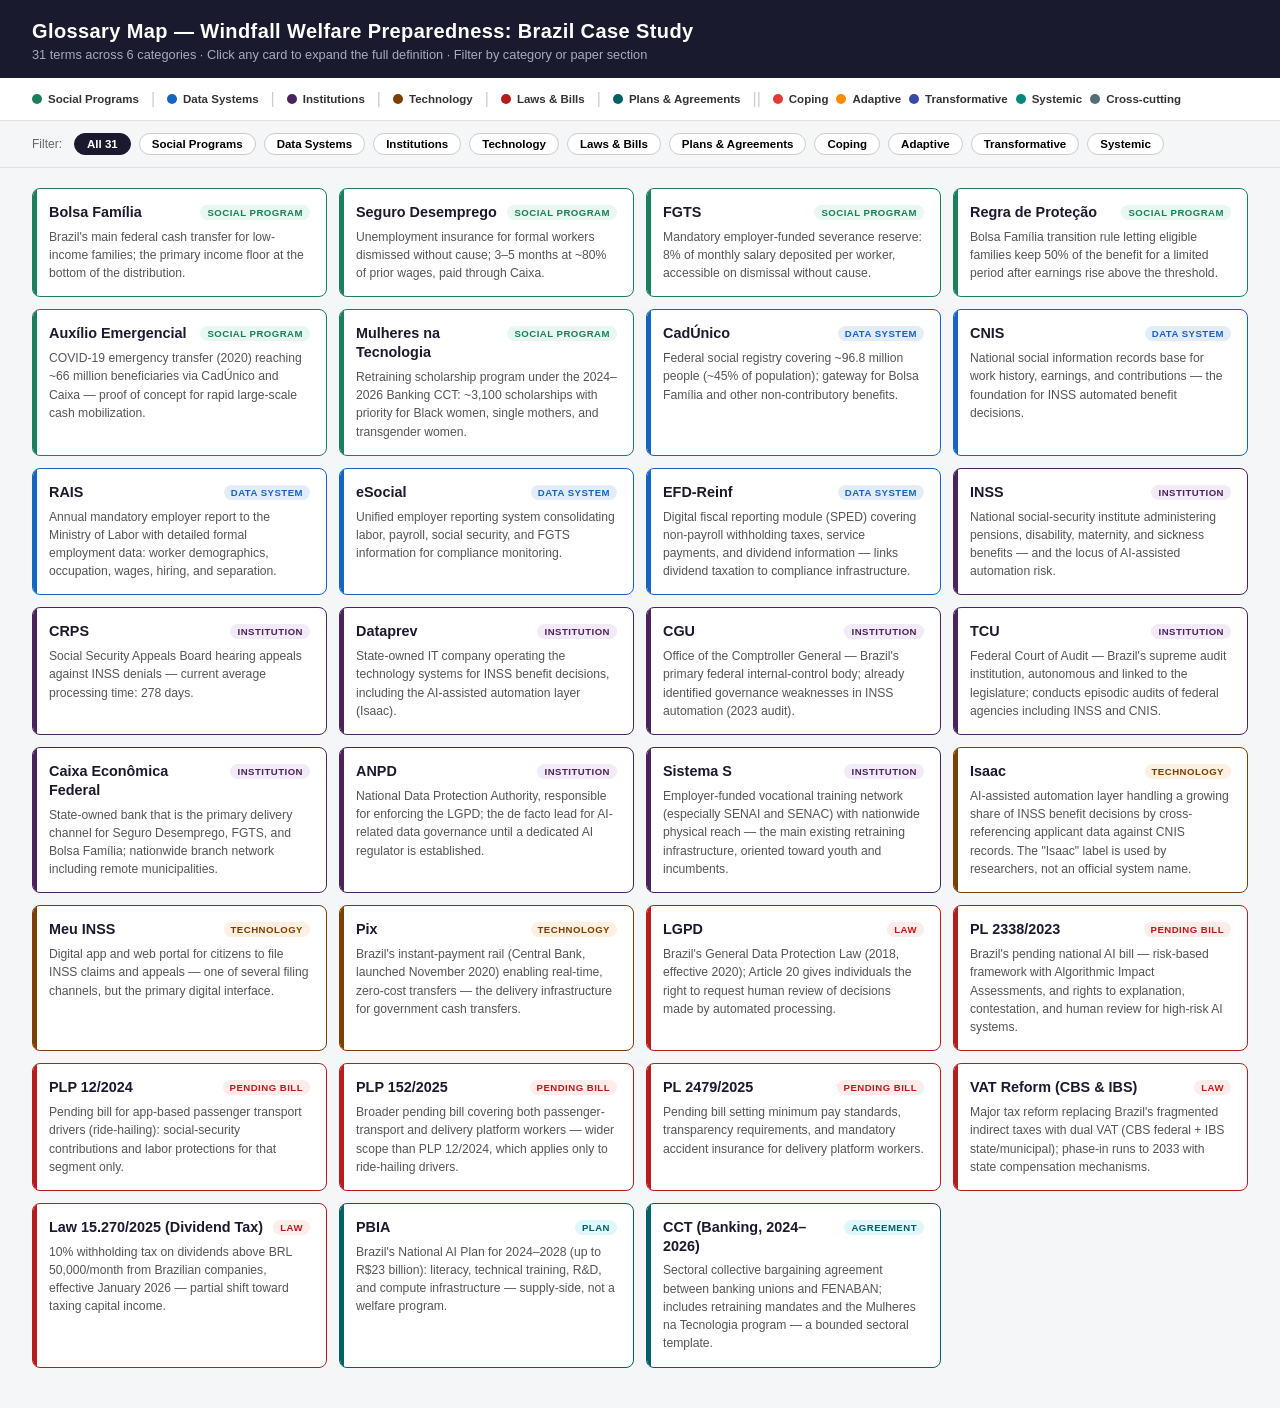
<file: index.html>
<!DOCTYPE html>
<html lang="en">
<head>
<meta charset="UTF-8">
<meta name="viewport" content="width=device-width, initial-scale=1.0">
<title>Glossary Map — Windfall Welfare Preparedness: Brazil</title>
<style>
  :root {
    --col-program:   #1a7f5a;
    --col-program-bg:#e8f7f0;
    --col-data:      #1565c0;
    --col-data-bg:   #e3edf9;
    --col-inst:      #4a235a;
    --col-inst-bg:   #f3eaf7;
    --col-tech:      #7b3f00;
    --col-tech-bg:   #fdf0e0;
    --col-law:       #b71c1c;
    --col-law-bg:    #fdecea;
    --col-policy:    #006064;
    --col-policy-bg: #e0f7fa;

    --sec-coping:    #e53935;
    --sec-adaptive:  #fb8c00;
    --sec-transform: #3949ab;
    --sec-systemic:  #00897b;
    --sec-cross:     #546e7a;
  }

  * { box-sizing: border-box; margin: 0; padding: 0; }

  body {
    font-family: "Inter", "Segoe UI", sans-serif;
    background: #f4f6f8;
    color: #1a1a2e;
    min-height: 100vh;
  }

  header {
    background: #1a1a2e;
    color: white;
    padding: 20px 32px 16px;
  }
  header h1 { font-size: 1.25rem; font-weight: 700; letter-spacing: 0.02em; }
  header p  { font-size: 0.8rem; color: #aab; margin-top: 4px; }

  /* Section legend */
  .legend {
    display: flex; flex-wrap: wrap; gap: 8px;
    padding: 12px 32px;
    background: #fff;
    border-bottom: 1px solid #e0e0e0;
  }
  .leg-item {
    display: flex; align-items: center; gap: 6px;
    font-size: 0.72rem; font-weight: 600;
    color: #333;
  }
  .leg-dot {
    width: 10px; height: 10px; border-radius: 50%;
    flex-shrink: 0;
  }
  .leg-sep { color: #ccc; margin: 0 4px; }

  /* Filter bar */
  .filter-bar {
    display: flex; flex-wrap: wrap; gap: 8px;
    padding: 12px 32px;
    background: #f4f6f8;
    border-bottom: 1px solid #e0e0e0;
    align-items: center;
  }
  .filter-bar span { font-size: 0.75rem; color: #666; margin-right: 4px; }
  .filter-btn {
    padding: 4px 12px; border-radius: 20px; border: 1.5px solid #ccc;
    background: white; cursor: pointer; font-size: 0.72rem; font-weight: 600;
    transition: all 0.15s;
  }
  .filter-btn:hover  { border-color: #555; background: #f0f0f0; }
  .filter-btn.active { border-color: #1a1a2e; background: #1a1a2e; color: white; }

  /* Main grid */
  .grid {
    display: grid;
    grid-template-columns: repeat(auto-fill, minmax(280px, 1fr));
    gap: 12px;
    padding: 20px 32px 40px;
  }

  .card {
    background: white;
    border-radius: 8px;
    border: 1.5px solid #e0e0e0;
    padding: 14px 16px;
    cursor: pointer;
    transition: box-shadow 0.15s, transform 0.1s;
    position: relative;
    overflow: hidden;
  }
  .card::before {
    content: '';
    position: absolute;
    left: 0; top: 0; bottom: 0;
    width: 4px;
    border-radius: 8px 0 0 8px;
  }
  .card:hover { box-shadow: 0 4px 16px rgba(0,0,0,0.12); transform: translateY(-1px); }
  .card.expanded { box-shadow: 0 6px 24px rgba(0,0,0,0.16); }

  /* Category accent colors */
  .cat-program  { border-color: var(--col-program);  }
  .cat-program::before  { background: var(--col-program); }
  .cat-data     { border-color: var(--col-data);     }
  .cat-data::before     { background: var(--col-data); }
  .cat-inst     { border-color: var(--col-inst);     }
  .cat-inst::before     { background: var(--col-inst); }
  .cat-tech     { border-color: var(--col-tech);     }
  .cat-tech::before     { background: var(--col-tech); }
  .cat-law      { border-color: var(--col-law);      }
  .cat-law::before      { background: var(--col-law); }
  .cat-policy   { border-color: var(--col-policy);   }
  .cat-policy::before   { background: var(--col-policy); }

  .card-header { display: flex; align-items: flex-start; justify-content: space-between; gap: 8px; }

  .term-name {
    font-size: 0.9rem; font-weight: 700; line-height: 1.3;
    flex: 1;
  }
  .cat-badge {
    font-size: 0.6rem; font-weight: 700; text-transform: uppercase;
    letter-spacing: 0.05em; padding: 2px 7px; border-radius: 10px;
    white-space: nowrap; flex-shrink: 0; margin-top: 2px;
  }
  .cat-program .cat-badge  { background: var(--col-program-bg); color: var(--col-program); }
  .cat-data    .cat-badge  { background: var(--col-data-bg);    color: var(--col-data); }
  .cat-inst    .cat-badge  { background: var(--col-inst-bg);    color: var(--col-inst); }
  .cat-tech    .cat-badge  { background: var(--col-tech-bg);    color: var(--col-tech); }
  .cat-law     .cat-badge  { background: var(--col-law-bg);     color: var(--col-law); }
  .cat-policy  .cat-badge  { background: var(--col-policy-bg);  color: var(--col-policy); }

  .summary {
    font-size: 0.76rem; color: #555; margin-top: 6px; line-height: 1.5;
  }

  .full-def {
    display: none;
    font-size: 0.75rem; color: #333; margin-top: 10px;
    border-top: 1px solid #eee; padding-top: 10px; line-height: 1.6;
  }
  .card.expanded .full-def { display: block; }

  .sections {
    display: flex; flex-wrap: wrap; gap: 4px; margin-top: 10px;
  }
  .sec-pill {
    font-size: 0.6rem; font-weight: 700; padding: 2px 8px;
    border-radius: 10px; color: white; white-space: nowrap;
  }
  .sec-cop { background: var(--sec-coping); }
  .sec-ada { background: var(--sec-adaptive); }
  .sec-trn { background: var(--sec-transform); }
  .sec-sys { background: var(--sec-systemic); }
  .sec-X   { background: var(--sec-cross); }

  /* Count bar at top right */
  .count-bar {
    display: flex; gap: 16px; padding: 10px 32px 0;
    font-size: 0.72rem; color: #666;
  }
  .count-bar strong { color: #1a1a2e; }

  /* Hidden class for filtering */
  .card.hidden { display: none; }
</style>
</head>
<body>

<header>
  <h1>Glossary Map — Windfall Welfare Preparedness: Brazil Case Study</h1>
  <p>31 terms across 6 categories · Click any card to expand the full definition · Filter by category or paper section</p>
</header>

<div class="legend">
  <div class="leg-item"><div class="leg-dot" style="background:var(--col-program)"></div>Social Programs</div>
  <div class="leg-sep">|</div>
  <div class="leg-item"><div class="leg-dot" style="background:var(--col-data)"></div>Data Systems</div>
  <div class="leg-sep">|</div>
  <div class="leg-item"><div class="leg-dot" style="background:var(--col-inst)"></div>Institutions</div>
  <div class="leg-sep">|</div>
  <div class="leg-item"><div class="leg-dot" style="background:var(--col-tech)"></div>Technology</div>
  <div class="leg-sep">|</div>
  <div class="leg-item"><div class="leg-dot" style="background:var(--col-law)"></div>Laws &amp; Bills</div>
  <div class="leg-sep">|</div>
  <div class="leg-item"><div class="leg-dot" style="background:var(--col-policy)"></div>Plans &amp; Agreements</div>
  <div class="leg-sep">||</div>
  <div class="leg-item"><div class="leg-dot" style="background:var(--sec-coping)"></div>Coping</div>
  <div class="leg-item"><div class="leg-dot" style="background:var(--sec-adaptive)"></div>Adaptive</div>
  <div class="leg-item"><div class="leg-dot" style="background:var(--sec-transform)"></div>Transformative</div>
  <div class="leg-item"><div class="leg-dot" style="background:var(--sec-systemic)"></div>Systemic</div>
  <div class="leg-item"><div class="leg-dot" style="background:var(--sec-cross)"></div>Cross-cutting</div>
</div>

<div class="filter-bar">
  <span>Filter:</span>
  <button class="filter-btn active" data-filter="all">All 31</button>
  <button class="filter-btn" data-filter="cat-program">Social Programs</button>
  <button class="filter-btn" data-filter="cat-data">Data Systems</button>
  <button class="filter-btn" data-filter="cat-inst">Institutions</button>
  <button class="filter-btn" data-filter="cat-tech">Technology</button>
  <button class="filter-btn" data-filter="cat-law">Laws &amp; Bills</button>
  <button class="filter-btn" data-filter="cat-policy">Plans &amp; Agreements</button>
  <button class="filter-btn" data-filter="sec-cop">Coping</button>
  <button class="filter-btn" data-filter="sec-ada">Adaptive</button>
  <button class="filter-btn" data-filter="sec-trn">Transformative</button>
  <button class="filter-btn" data-filter="sec-sys">Systemic</button>
</div>

<div class="grid" id="grid">

  <!-- ── SOCIAL PROGRAMS ── -->

  <div class="card cat-program" data-cats="cat-program" data-secs="sec-cop sec-X">
    <div class="card-header">
      <div class="term-name">Bolsa Família</div>
      <div class="cat-badge">Social Program</div>
    </div>
    <div class="summary">Brazil's main federal cash transfer for low-income families; the primary income floor at the bottom of the distribution.</div>
    <div class="full-def">Brazil's main federal cash transfer program for low-income families, administered by the Ministry of Social Development. Eligibility runs through CadÚnico and is means-tested, with active monitoring of school attendance and health requirements. In this paper it is the primary income floor for households at the bottom of the distribution — and a boundary condition for the "missing middle" problem, since displaced formal workers above its threshold fall outside its reach.
      <div class="sections">
        <span class="sec-pill sec-cop">Coping</span>
        <span class="sec-pill sec-X">Cross-cutting</span>
      </div>
    </div>
  </div>

  <div class="card cat-program" data-cats="cat-program" data-secs="sec-cop sec-X">
    <div class="card-header">
      <div class="term-name">Seguro Desemprego</div>
      <div class="cat-badge">Social Program</div>
    </div>
    <div class="summary">Unemployment insurance for formal workers dismissed without cause; 3–5 months at ~80% of prior wages, paid through Caixa.</div>
    <div class="full-def">Unemployment insurance for formal workers dismissed without cause, paid through Caixa for three to five months at roughly 80% of prior wages (subject to floors and ceilings). In this paper it is the main short-term income buffer for formal workers after dismissal, but it does not cover informal workers and was designed for cyclical unemployment, not prolonged occupational displacement. For the missing middle, the insurance window often runs out before re-employment is secured.
      <div class="sections">
        <span class="sec-pill sec-cop">Coping</span>
        <span class="sec-pill sec-X">Cross-cutting</span>
      </div>
    </div>
  </div>

  <div class="card cat-program" data-cats="cat-program" data-secs="sec-cop">
    <div class="card-header">
      <div class="term-name">FGTS</div>
      <div class="cat-badge">Social Program</div>
    </div>
    <div class="summary">Mandatory employer-funded severance reserve: 8% of monthly salary deposited per worker, accessible on dismissal without cause.</div>
    <div class="full-def">Fundo de Garantia do Tempo de Serviço. A mandatory employer-funded severance reserve for formal employees: employers deposit 8% of monthly salary into an individual account at Caixa, accessible on dismissal without cause, and also drawable for home purchase, serious illness, or retirement. In this paper it functions as a forced savings buffer that supplements Seguro Desemprego, but both instruments were designed for cyclical unemployment and may not provide adequate protection during structural displacement from AI.
      <div class="sections">
        <span class="sec-pill sec-cop">Coping</span>
      </div>
    </div>
  </div>

  <div class="card cat-program" data-cats="cat-program" data-secs="sec-cop">
    <div class="card-header">
      <div class="term-name">Regra de Proteção</div>
      <div class="cat-badge">Social Program</div>
    </div>
    <div class="summary">Bolsa Família transition rule letting eligible families keep 50% of the benefit for a limited period after earnings rise above the threshold.</div>
    <div class="full-def">A Bolsa Família transition rule that lets eligible families temporarily keep part of the benefit (50%) for a limited period after earnings rise above the ordinary entry threshold. In this paper it is the closest existing bridge between income support and re-entry into formal work. Critically, it applies only to families already inside the program — it does not help displaced formal workers above the threshold who were never enrolled.
      <div class="sections">
        <span class="sec-pill sec-cop">Coping</span>
      </div>
    </div>
  </div>

  <div class="card cat-program" data-cats="cat-program" data-secs="sec-cop">
    <div class="card-header">
      <div class="term-name">Auxílio Emergencial</div>
      <div class="cat-badge">Social Program</div>
    </div>
    <div class="summary">COVID-19 emergency transfer (2020) reaching ~66 million beneficiaries via CadÚnico and Caixa — proof of concept for rapid large-scale cash mobilization.</div>
    <div class="full-def">The emergency cash transfer program deployed during the COVID-19 pandemic in 2020, which reached approximately 66 million beneficiaries — most of them informal and low-income workers — within weeks via CadÚnico and Caixa. In this paper it matters as proof of concept for rapid cash mobilization at population scale, though it required extraordinary political authorization; no standing rule creates the same disbursement capacity.
      <div class="sections">
        <span class="sec-pill sec-cop">Coping</span>
      </div>
    </div>
  </div>

  <div class="card cat-program" data-cats="cat-program" data-secs="sec-ada">
    <div class="card-header">
      <div class="term-name">Mulheres na Tecnologia</div>
      <div class="cat-badge">Social Program</div>
    </div>
    <div class="summary">Retraining scholarship program under the 2024–2026 Banking CCT: ~3,100 scholarships with priority for Black women, single mothers, and transgender women.</div>
    <div class="full-def">A retraining scholarship program negotiated under the 2024–2026 banking CCT and funded by FENABAN-affiliated banks. It offers approximately 3,000 scholarships through PrograMaria and 100 through Laboratória (approximately 3,100 in total), with explicit priority for Black women, single mothers, and transgender women. In this paper it is a bounded sectoral example of adaptive provision for workers in high-AI-exposure occupations, but it is limited to formal banking workers with union representation.
      <div class="sections">
        <span class="sec-pill sec-ada">Adaptive</span>
      </div>
    </div>
  </div>

  <!-- ── DATA SYSTEMS ── -->

  <div class="card cat-data" data-cats="cat-data" data-secs="sec-cop sec-X">
    <div class="card-header">
      <div class="term-name">CadÚnico</div>
      <div class="cat-badge">Data System</div>
    </div>
    <div class="summary">Federal social registry covering ~96.8 million people (~45% of population); gateway for Bolsa Família and other non-contributory benefits.</div>
    <div class="full-def">Cadastro Único para Programas Sociais. Brazil's federal social registry for low-income families, covering about 96.8 million people (roughly 45% of the population) and administered by the Ministry of Social Development. It collects socioeconomic data and serves as the gateway for determining eligibility for Bolsa Família and other non-contributory benefits. Registration does not by itself grant benefits. In this paper it is both the targeting base for AI-displacement responses and part of the data infrastructure needed for proactive worker identification.
      <div class="sections">
        <span class="sec-pill sec-cop">Coping</span>
        <span class="sec-pill sec-X">Cross-cutting</span>
      </div>
    </div>
  </div>

  <div class="card cat-data" data-cats="cat-data" data-secs="sec-sys sec-X">
    <div class="card-header">
      <div class="term-name">CNIS</div>
      <div class="cat-badge">Data System</div>
    </div>
    <div class="summary">National social information records base for work history, earnings, and contributions — the foundation for INSS automated benefit decisions.</div>
    <div class="full-def">Cadastro Nacional de Informações Sociais. The national administrative records base for work, earnings, and contribution histories, maintained by the INSS and fed by eSocial and other administrative sources. In this paper it matters because INSS benefit analysis depends heavily on these records — and data quality problems identified in a 2021 TCU review mean that an unreliable foundation is driving consequential automated decisions.
      <div class="sections">
        <span class="sec-pill sec-sys">Systemic</span>
        <span class="sec-pill sec-X">Cross-cutting</span>
      </div>
    </div>
  </div>

  <div class="card cat-data" data-cats="cat-data" data-secs="sec-trn sec-X">
    <div class="card-header">
      <div class="term-name">RAIS</div>
      <div class="cat-badge">Data System</div>
    </div>
    <div class="summary">Annual mandatory employer report to the Ministry of Labor with detailed formal employment data: worker demographics, occupation, wages, hiring, and separation.</div>
    <div class="full-def">Relação Anual de Informações Sociais. An annual mandatory employer report submitted to the Ministry of Labor, with detailed data on formal employment: worker demographics, occupation, wages, hiring, and separation. Brazil's most granular source of formal labor market data. In this paper it is a key ingredient for a proactive worker-targeting system — identifying workers in high-AI-exposure occupations before displacement — but linking it to CadÚnico for this purpose requires legal authorization under the LGPD and an inter-ministerial data-sharing protocol.
      <div class="sections">
        <span class="sec-pill sec-trn">Transformative</span>
        <span class="sec-pill sec-X">Cross-cutting</span>
      </div>
    </div>
  </div>

  <div class="card cat-data" data-cats="cat-data" data-secs="sec-trn">
    <div class="card-header">
      <div class="term-name">eSocial</div>
      <div class="cat-badge">Data System</div>
    </div>
    <div class="summary">Unified employer reporting system consolidating labor, payroll, social security, and FGTS information for compliance monitoring.</div>
    <div class="full-def">A unified employer reporting system that consolidates labor, payroll, social security, FGTS, and related fiscal information into a single digital platform. In this paper it matters as part of the administrative base for monitoring payroll-linked activity and welfare financing — and as a data source that feeds into CNIS and hence into INSS automated decisions.
      <div class="sections">
        <span class="sec-pill sec-trn">Transformative</span>
      </div>
    </div>
  </div>

  <div class="card cat-data" data-cats="cat-data" data-secs="sec-trn">
    <div class="card-header">
      <div class="term-name">EFD-Reinf</div>
      <div class="cat-badge">Data System</div>
    </div>
    <div class="summary">Digital fiscal reporting module (SPED) covering non-payroll withholding taxes, service payments, and dividend information — links dividend taxation to compliance infrastructure.</div>
    <div class="full-def">Escrituração Fiscal Digital de Retenções e Outras Informações Fiscais. A module of Brazil's SPED platform that complements eSocial by reporting non-payroll tax information, including withholding taxes, service payments, and other fiscal events. In this paper it matters as the administrative reporting channel through which the new dividend withholding tax (Law 15.270/2025) will be collected and verified — connecting the structural tax reform to existing compliance infrastructure.
      <div class="sections">
        <span class="sec-pill sec-trn">Transformative</span>
      </div>
    </div>
  </div>

  <!-- ── INSTITUTIONS ── -->

  <div class="card cat-inst" data-cats="cat-inst" data-secs="sec-cop sec-sys">
    <div class="card-header">
      <div class="term-name">INSS</div>
      <div class="cat-badge">Institution</div>
    </div>
    <div class="summary">National social-security institute administering pensions, disability, maternity, and sickness benefits — and the locus of AI-assisted automation risk.</div>
    <div class="full-def">Instituto Nacional do Seguro Social. Brazil's national social-security institute, responsible for administering contributory benefits including pensions, disability benefits, maternity pay, and sickness allowances. In this paper it is the central institution for both disruptive risk (AI-assisted automation of benefit decisions via Isaac/Dataprev) and access-and-delivery risk (rising denial rates, long appeal queues, and over-reliance on Meu INSS as the primary interface).
      <div class="sections">
        <span class="sec-pill sec-cop">Coping</span>
        <span class="sec-pill sec-sys">Systemic</span>
      </div>
    </div>
  </div>

  <div class="card cat-inst" data-cats="cat-inst" data-secs="sec-sys">
    <div class="card-header">
      <div class="term-name">CRPS</div>
      <div class="cat-badge">Institution</div>
    </div>
    <div class="summary">Social Security Appeals Board hearing appeals against INSS denials — current average processing time: 278 days.</div>
    <div class="full-def">Conselho de Recursos da Previdência Social. The Social Security Appeals Board, the administrative body that hears appeals against INSS benefit denials. In this paper it is the main formal redress channel — and the main bottleneck: the average appeal processing time reached 278 days in 2025, meaning formal appeal rights are not translating into timely redress. Multiple filing channels exist (Central 135, CRPS website, Meu INSS, INSS Digital, in-person), but navigation burden is high, especially for rural and elderly claimants.
      <div class="sections">
        <span class="sec-pill sec-sys">Systemic</span>
      </div>
    </div>
  </div>

  <div class="card cat-inst" data-cats="cat-inst" data-secs="sec-sys">
    <div class="card-header">
      <div class="term-name">Dataprev</div>
      <div class="cat-badge">Institution</div>
    </div>
    <div class="summary">State-owned IT company operating the technology systems for INSS benefit decisions, including the AI-assisted automation layer (Isaac).</div>
    <div class="full-def">The state-owned IT company that develops and operates the technology systems for INSS benefit decisions, including the AI-assisted automation layer. In this paper it matters as the institutional locus of the technical architecture underlying automated benefit analysis — and therefore a key actor for any transparency or audit reform of INSS automation.
      <div class="sections">
        <span class="sec-pill sec-sys">Systemic</span>
      </div>
    </div>
  </div>

  <div class="card cat-inst" data-cats="cat-inst" data-secs="sec-sys">
    <div class="card-header">
      <div class="term-name">CGU</div>
      <div class="cat-badge">Institution</div>
    </div>
    <div class="summary">Office of the Comptroller General — Brazil's primary federal internal-control body; already identified governance weaknesses in INSS automation (2023 audit).</div>
    <div class="full-def">Controladoria-Geral da União. The Office of the Comptroller General, Brazil's primary internal-control body within the federal executive, which conducts audits, investigations, and oversight of federal agencies. In this paper it matters because a 2023 CGU audit identified planning, governance, monitoring, and transparency weaknesses in INSS automation — including a rise in the automated denial share from 41% in 2021 to 65% in 2022. Reinstating routine CGU audit of INSS automation is one of the paper's near-term governance recommendations.
      <div class="sections">
        <span class="sec-pill sec-sys">Systemic</span>
      </div>
    </div>
  </div>

  <div class="card cat-inst" data-cats="cat-inst" data-secs="sec-sys">
    <div class="card-header">
      <div class="term-name">TCU</div>
      <div class="cat-badge">Institution</div>
    </div>
    <div class="summary">Federal Court of Audit — Brazil's supreme audit institution, autonomous and linked to the legislature; conducts episodic audits of federal agencies including INSS and CNIS.</div>
    <div class="full-def">Tribunal de Contas da União. The Federal Court of Audit, Brazil's supreme audit institution, autonomous and linked to the legislative branch. In this paper it matters as the external audit institution that has reviewed INSS operations and CNIS data quality — including a 2021 review that identified data quality problems in CNIS records. Its interventions are episodic and do not substitute for standing internal-control oversight.
      <div class="sections">
        <span class="sec-pill sec-sys">Systemic</span>
      </div>
    </div>
  </div>

  <div class="card cat-inst" data-cats="cat-inst" data-secs="sec-sys sec-X">
    <div class="card-header">
      <div class="term-name">Caixa Econômica Federal</div>
      <div class="cat-badge">Institution</div>
    </div>
    <div class="summary">State-owned bank that is the primary delivery channel for Seguro Desemprego, FGTS, and Bolsa Família; nationwide branch network including remote municipalities.</div>
    <div class="full-def">A state-owned bank that functions as the primary delivery channel for federal social programs (Seguro Desemprego, FGTS, Bolsa Família payments) and operates a nationwide branch network including in small and remote municipalities. In this paper it is proposed as a formal in-person intake point for INSS appeals and biometric verification — since Caixa branches already serve as an informal fallback for populations excluded by mandatory digital channels.
      <div class="sections">
        <span class="sec-pill sec-sys">Systemic</span>
        <span class="sec-pill sec-X">Cross-cutting</span>
      </div>
    </div>
  </div>

  <div class="card cat-inst" data-cats="cat-inst" data-secs="sec-sys sec-X">
    <div class="card-header">
      <div class="term-name">ANPD</div>
      <div class="cat-badge">Institution</div>
    </div>
    <div class="summary">National Data Protection Authority, responsible for enforcing the LGPD; the de facto lead for AI-related data governance until a dedicated AI regulator is established.</div>
    <div class="full-def">Autoridade Nacional de Proteção de Dados. Brazil's National Data Protection Authority, responsible for enforcing the LGPD and designated as the lead for AI-related data protection in the absence of a dedicated AI regulator. In this paper it matters as the primary data-governance actor for AI in public services — but its mandate is data protection, not AI governance broadly, and without PL 2338/2023 or an equivalent framework, it cannot by itself supply a full AI accountability architecture. AI-related data protection currently runs through ANPD; no dedicated AI regulator with an active mandate yet exists.
      <div class="sections">
        <span class="sec-pill sec-sys">Systemic</span>
        <span class="sec-pill sec-X">Cross-cutting</span>
      </div>
    </div>
  </div>

  <div class="card cat-inst" data-cats="cat-inst" data-secs="sec-ada">
    <div class="card-header">
      <div class="term-name">Sistema S</div>
      <div class="cat-badge">Institution</div>
    </div>
    <div class="summary">Employer-funded vocational training network (especially SENAI and SENAC) with nationwide physical reach — the main existing retraining infrastructure, oriented toward youth and incumbents.</div>
    <div class="full-def">Brazil's network of employer-funded vocational training institutions, financed through compulsory employer payroll contributions and operated under corporatist structures linked to industry (SENAI), commerce (SENAC), and other federations. In this paper it matters as the main existing training architecture with both physical reach and experienced faculty. Its mandate and curriculum serve youth and incumbent formal workers; mid-career transition for AI-displaced workers is not a standing part of its remit.
      <div class="sections">
        <span class="sec-pill sec-ada">Adaptive</span>
      </div>
    </div>
  </div>

  <!-- ── TECHNOLOGY ── -->

  <div class="card cat-tech" data-cats="cat-tech" data-secs="sec-sys">
    <div class="card-header">
      <div class="term-name">Isaac</div>
      <div class="cat-badge">Technology</div>
    </div>
    <div class="summary">AI-assisted automation layer handling a growing share of INSS benefit decisions by cross-referencing applicant data against CNIS records. The "Isaac" label is used by researchers, not an official system name.</div>
    <div class="full-def">The AI-assisted automation layer that handles a growing share of INSS benefit decisions by cross-referencing applicant data against CNIS records. In this paper it matters as the automation mechanism at the center of the access-and-delivery risk: the scale of automated decisions has grown faster than routine external audit coverage. The "Isaac" label is used by researchers and reporting; it is not an officially named government system.
      <div class="sections">
        <span class="sec-pill sec-sys">Systemic</span>
      </div>
    </div>
  </div>

  <div class="card cat-tech" data-cats="cat-tech" data-secs="sec-sys">
    <div class="card-header">
      <div class="term-name">Meu INSS</div>
      <div class="cat-badge">Technology</div>
    </div>
    <div class="summary">Digital app and web portal for citizens to file INSS claims and appeals — one of several filing channels, but the primary digital interface.</div>
    <div class="full-def">The digital app and web portal through which Brazilian citizens file social-security claims and appeals with the INSS. In this paper it matters because in practice it has become the primary digital interface for benefit interactions — but it is one of several official channels (alongside Central 135, CRPS website, INSS Digital, and in-person service), and it excludes rural, elderly, and digitally constrained claimants who cannot navigate it independently.
      <div class="sections">
        <span class="sec-pill sec-sys">Systemic</span>
      </div>
    </div>
  </div>

  <div class="card cat-tech" data-cats="cat-tech" data-secs="sec-cop sec-X">
    <div class="card-header">
      <div class="term-name">Pix</div>
      <div class="cat-badge">Technology</div>
    </div>
    <div class="summary">Brazil's instant-payment rail (Central Bank, launched November 2020) enabling real-time, zero-cost transfers — the delivery infrastructure for government cash transfers.</div>
    <div class="full-def">Brazil's instant-payment system, launched by the Central Bank in November 2020. It enables real-time, zero-cost transfers between individuals, businesses, and government, and has become the dominant payment rail for government cash transfers. In this paper it matters as the payment infrastructure that enables rapid, at-scale delivery of transfers once eligibility is determined — as demonstrated by COVID-era emergency payments after Pix launched (note: Pix was not yet available during the April 2020 Auxílio Emergencial deployment).
      <div class="sections">
        <span class="sec-pill sec-cop">Coping</span>
        <span class="sec-pill sec-X">Cross-cutting</span>
      </div>
    </div>
  </div>

  <!-- ── LAWS & BILLS ── -->

  <div class="card cat-law" data-cats="cat-law" data-secs="sec-sys sec-X">
    <div class="card-header">
      <div class="term-name">LGPD</div>
      <div class="cat-badge">Law</div>
    </div>
    <div class="summary">Brazil's General Data Protection Law (2018, effective 2020); Article 20 gives individuals the right to request human review of decisions made by automated processing.</div>
    <div class="full-def">Lei Geral de Proteção de Dados. Brazil's General Data Protection Law, passed in 2018 and effective from 2020, broadly modeled on the EU's GDPR. Article 20 gives individuals the right to request review of decisions made solely through automated processing of personal data — the current legal baseline for challenging automated benefit denials. In this paper it matters as both a data-governance framework for AI use and as the legal constraint on inter-agency data sharing (e.g., linking RAIS to CadÚnico).
      <div class="sections">
        <span class="sec-pill sec-sys">Systemic</span>
        <span class="sec-pill sec-X">Cross-cutting</span>
      </div>
    </div>
  </div>

  <div class="card cat-law" data-cats="cat-law" data-secs="sec-sys sec-X">
    <div class="card-header">
      <div class="term-name">PL 2338/2023</div>
      <div class="cat-badge">Pending Bill</div>
    </div>
    <div class="summary">Brazil's pending national AI bill — risk-based framework with Algorithmic Impact Assessments, and rights to explanation, contestation, and human review for high-risk AI systems.</div>
    <div class="full-def">Brazil's pending national AI bill. It would create a risk-based regulatory framework, require Algorithmic Impact Assessments for high-risk systems, and create rights to information, explanation, contestation, and human review in employment, worker management, access to self-employment, and assistance and social-security services. As of April 5, 2026, it remained pending in the Chamber awaiting rapporteur review. In this paper it is both the most consequential piece of pending AI governance and an uncertain enabling condition for several near-term recommendations.
      <div class="sections">
        <span class="sec-pill sec-sys">Systemic</span>
        <span class="sec-pill sec-X">Cross-cutting</span>
      </div>
    </div>
  </div>

  <div class="card cat-law" data-cats="cat-law" data-secs="sec-cop sec-ada">
    <div class="card-header">
      <div class="term-name">PLP 12/2024</div>
      <div class="cat-badge">Pending Bill</div>
    </div>
    <div class="summary">Pending bill for app-based passenger transport drivers (ride-hailing): social-security contributions and labor protections for that segment only.</div>
    <div class="full-def">A pending complementary-law bill focused on app-based passenger transport drivers (four-wheeled ride-hailing). It would define social-security contributions and labor protections for that segment, but not for the whole platform workforce. As of April 5, 2026, it remained pending in committee. If enacted, it would partially close an important contribution gap, but it would not resolve the broader protection deficit across platform and informal work.
      <div class="sections">
        <span class="sec-pill sec-cop">Coping</span>
        <span class="sec-pill sec-ada">Adaptive</span>
      </div>
    </div>
  </div>

  <div class="card cat-law" data-cats="cat-law" data-secs="sec-cop sec-ada">
    <div class="card-header">
      <div class="term-name">PLP 152/2025</div>
      <div class="cat-badge">Pending Bill</div>
    </div>
    <div class="summary">Broader pending bill covering both passenger-transport and delivery platform workers — wider scope than PLP 12/2024, which applies only to ride-hailing drivers.</div>
    <div class="full-def">A pending complementary-law bill that proposes a regulatory framework covering both passenger-transport and delivery platform workers. It is broader in scope than PLP 12/2024, which applies only to passenger-transport drivers. In this paper it represents the more comprehensive legislative option for platform-worker social protection, though still pending in Congress.
      <div class="sections">
        <span class="sec-pill sec-cop">Coping</span>
        <span class="sec-pill sec-ada">Adaptive</span>
      </div>
    </div>
  </div>

  <div class="card cat-law" data-cats="cat-law" data-secs="sec-cop sec-ada">
    <div class="card-header">
      <div class="term-name">PL 2479/2025</div>
      <div class="cat-badge">Pending Bill</div>
    </div>
    <div class="summary">Pending bill setting minimum pay standards, transparency requirements, and mandatory accident insurance for delivery platform workers.</div>
    <div class="full-def">A pending bill before Congress that would set minimum pay standards, transparency requirements, and mandatory accident insurance for delivery platform workers. In this paper it represents another legislative option in the queue of platform-worker protections, alongside PLP 12/2024 and PLP 152/2025.
      <div class="sections">
        <span class="sec-pill sec-cop">Coping</span>
        <span class="sec-pill sec-ada">Adaptive</span>
      </div>
    </div>
  </div>

  <div class="card cat-law" data-cats="cat-law" data-secs="sec-trn">
    <div class="card-header">
      <div class="term-name">VAT Reform (CBS &amp; IBS)</div>
      <div class="cat-badge">Law</div>
    </div>
    <div class="summary">Major tax reform replacing Brazil's fragmented indirect taxes with dual VAT (CBS federal + IBS state/municipal); phase-in runs to 2033 with state compensation mechanisms.</div>
    <div class="full-def">A major tax reform shifting Brazil from its fragmented indirect tax system to a dual value-added tax: CBS (federal, replacing PIS/COFINS) and IBS (subnational, replacing ICMS/ISS). Enacted through Lei Complementar 214/2025, with a transition phase running to 2033 and state-compensation mechanisms to offset revenue losses for losing states and sectors. In this paper it matters as the main structural broadening of non-payroll taxation, though the long phase-in and compensation mechanisms limit the near-term fiscal dividend for AI-related welfare policy.
      <div class="sections">
        <span class="sec-pill sec-trn">Transformative</span>
      </div>
    </div>
  </div>

  <div class="card cat-law" data-cats="cat-law" data-secs="sec-trn">
    <div class="card-header">
      <div class="term-name">Law 15.270/2025 (Dividend Tax)</div>
      <div class="cat-badge">Law</div>
    </div>
    <div class="summary">10% withholding tax on dividends above BRL 50,000/month from Brazilian companies, effective January 2026 — partial shift toward taxing capital income.</div>
    <div class="full-def">Legislation effective from January 2026 that introduces a 10% withholding tax on dividends above BRL 50,000 per month paid by Brazilian companies. In this paper it matters as a partial step toward taxing capital income — counterbalancing some of the welfare-financing pressure that would result from AI-driven capital deepening and reduced payroll-tax revenues. The scope and rate are modest relative to the potential scale of the fiscal challenge.
      <div class="sections">
        <span class="sec-pill sec-trn">Transformative</span>
      </div>
    </div>
  </div>

  <!-- ── PLANS & AGREEMENTS ── -->

  <div class="card cat-policy" data-cats="cat-policy" data-secs="sec-ada">
    <div class="card-header">
      <div class="term-name">PBIA</div>
      <div class="cat-badge">Plan</div>
    </div>
    <div class="summary">Brazil's National AI Plan for 2024–2028 (up to R$23 billion): literacy, technical training, R&amp;D, and compute infrastructure — supply-side, not a welfare program.</div>
    <div class="full-def">Plano Brasileiro de Inteligência Artificial. Brazil's national AI plan for 2024–2028, with a total commitment of up to R$23 billion across literacy, technical training, research, and compute infrastructure. PBIA focuses on building AI-capable workers — through literacy, training, and research investment — and does not, on its own, fund mid-career transition support for workers displaced by AI.
      <div class="sections">
        <span class="sec-pill sec-ada">Adaptive</span>
      </div>
    </div>
  </div>

  <div class="card cat-policy" data-cats="cat-policy" data-secs="sec-ada sec-cop">
    <div class="card-header">
      <div class="term-name">CCT (Banking, 2024–2026)</div>
      <div class="cat-badge">Agreement</div>
    </div>
    <div class="summary">Sectoral collective bargaining agreement between banking unions and FENABAN; includes retraining mandates and the Mulheres na Tecnologia program — a bounded sectoral template.</div>
    <div class="full-def">Convenção Coletiva de Trabalho. A sectoral collective bargaining agreement negotiated between unions and employer associations. In this paper it refers mainly to the 2024–2026 Banking CCT, which includes negotiated retraining provisions and the Mulheres na Tecnologia scholarship program. Used as a bounded template for adaptive provision, though its replicability depends on union capacity that is strong in banking but weaker in retail, BPO, and back-office services where AI displacement is also widening.
      <div class="sections">
        <span class="sec-pill sec-ada">Adaptive</span>
        <span class="sec-pill sec-cop">Coping</span>
      </div>
    </div>
  </div>

</div><!-- /grid -->

<script>
  // Expand/collapse cards
  document.querySelectorAll('.card').forEach(card => {
    card.addEventListener('click', () => {
      card.classList.toggle('expanded');
    });
  });

  // Filter buttons
  const btns  = document.querySelectorAll('.filter-btn');
  const cards = document.querySelectorAll('.card');

  btns.forEach(btn => {
    btn.addEventListener('click', () => {
      btns.forEach(b => b.classList.remove('active'));
      btn.classList.add('active');

      const filter = btn.dataset.filter;

      cards.forEach(card => {
        if (filter === 'all') {
          card.classList.remove('hidden');
          return;
        }
        const cats = (card.dataset.cats || '').split(' ');
        const secs = (card.dataset.secs || '').split(' ');
        const all  = [...cats, ...secs];
        card.classList.toggle('hidden', !all.includes(filter));
      });
    });
  });
</script>
</body>
</html>
</file>
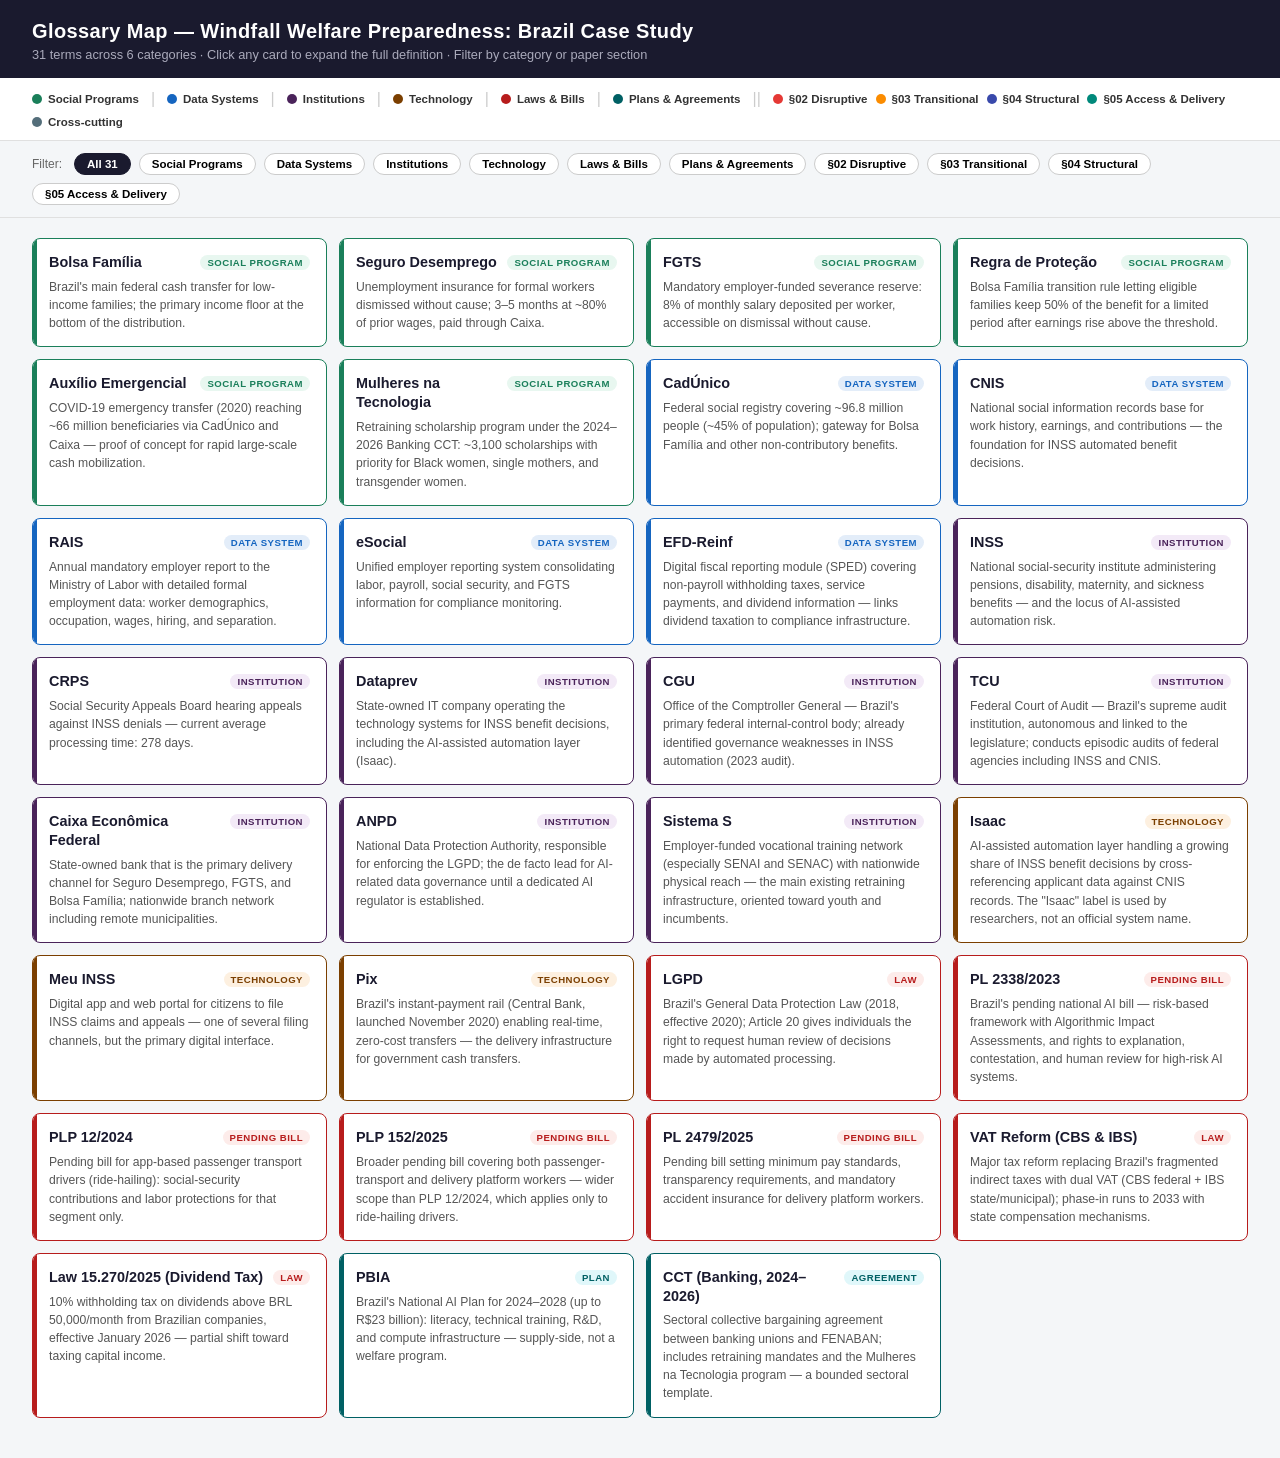
<file: glossary_map.html>
<!DOCTYPE html>
<html lang="en">
<head>
<meta charset="UTF-8">
<meta name="viewport" content="width=device-width, initial-scale=1.0">
<title>Glossary Map — Windfall Welfare Preparedness: Brazil</title>
<style>
  :root {
    --col-program:   #1a7f5a;
    --col-program-bg:#e8f7f0;
    --col-data:      #1565c0;
    --col-data-bg:   #e3edf9;
    --col-inst:      #4a235a;
    --col-inst-bg:   #f3eaf7;
    --col-tech:      #7b3f00;
    --col-tech-bg:   #fdf0e0;
    --col-law:       #b71c1c;
    --col-law-bg:    #fdecea;
    --col-policy:    #006064;
    --col-policy-bg: #e0f7fa;

    --sec-disruptive:   #e53935;
    --sec-transitional: #fb8c00;
    --sec-structural:   #3949ab;
    --sec-access:       #00897b;
    --sec-cross:        #546e7a;
  }

  * { box-sizing: border-box; margin: 0; padding: 0; }

  body {
    font-family: "Inter", "Segoe UI", sans-serif;
    background: #f4f6f8;
    color: #1a1a2e;
    min-height: 100vh;
  }

  header {
    background: #1a1a2e;
    color: white;
    padding: 20px 32px 16px;
  }
  header h1 { font-size: 1.25rem; font-weight: 700; letter-spacing: 0.02em; }
  header p  { font-size: 0.8rem; color: #aab; margin-top: 4px; }

  /* Section legend */
  .legend {
    display: flex; flex-wrap: wrap; gap: 8px;
    padding: 12px 32px;
    background: #fff;
    border-bottom: 1px solid #e0e0e0;
  }
  .leg-item {
    display: flex; align-items: center; gap: 6px;
    font-size: 0.72rem; font-weight: 600;
    color: #333;
  }
  .leg-dot {
    width: 10px; height: 10px; border-radius: 50%;
    flex-shrink: 0;
  }
  .leg-sep { color: #ccc; margin: 0 4px; }

  /* Filter bar */
  .filter-bar {
    display: flex; flex-wrap: wrap; gap: 8px;
    padding: 12px 32px;
    background: #f4f6f8;
    border-bottom: 1px solid #e0e0e0;
    align-items: center;
  }
  .filter-bar span { font-size: 0.75rem; color: #666; margin-right: 4px; }
  .filter-btn {
    padding: 4px 12px; border-radius: 20px; border: 1.5px solid #ccc;
    background: white; cursor: pointer; font-size: 0.72rem; font-weight: 600;
    transition: all 0.15s;
  }
  .filter-btn:hover  { border-color: #555; background: #f0f0f0; }
  .filter-btn.active { border-color: #1a1a2e; background: #1a1a2e; color: white; }

  /* Main grid */
  .grid {
    display: grid;
    grid-template-columns: repeat(auto-fill, minmax(280px, 1fr));
    gap: 12px;
    padding: 20px 32px 40px;
  }

  .card {
    background: white;
    border-radius: 8px;
    border: 1.5px solid #e0e0e0;
    padding: 14px 16px;
    cursor: pointer;
    transition: box-shadow 0.15s, transform 0.1s;
    position: relative;
    overflow: hidden;
  }
  .card::before {
    content: '';
    position: absolute;
    left: 0; top: 0; bottom: 0;
    width: 4px;
    border-radius: 8px 0 0 8px;
  }
  .card:hover { box-shadow: 0 4px 16px rgba(0,0,0,0.12); transform: translateY(-1px); }
  .card.expanded { box-shadow: 0 6px 24px rgba(0,0,0,0.16); }

  /* Category accent colors */
  .cat-program  { border-color: var(--col-program);  }
  .cat-program::before  { background: var(--col-program); }
  .cat-data     { border-color: var(--col-data);     }
  .cat-data::before     { background: var(--col-data); }
  .cat-inst     { border-color: var(--col-inst);     }
  .cat-inst::before     { background: var(--col-inst); }
  .cat-tech     { border-color: var(--col-tech);     }
  .cat-tech::before     { background: var(--col-tech); }
  .cat-law      { border-color: var(--col-law);      }
  .cat-law::before      { background: var(--col-law); }
  .cat-policy   { border-color: var(--col-policy);   }
  .cat-policy::before   { background: var(--col-policy); }

  .card-header { display: flex; align-items: flex-start; justify-content: space-between; gap: 8px; }

  .term-name {
    font-size: 0.9rem; font-weight: 700; line-height: 1.3;
    flex: 1;
  }
  .cat-badge {
    font-size: 0.6rem; font-weight: 700; text-transform: uppercase;
    letter-spacing: 0.05em; padding: 2px 7px; border-radius: 10px;
    white-space: nowrap; flex-shrink: 0; margin-top: 2px;
  }
  .cat-program .cat-badge  { background: var(--col-program-bg); color: var(--col-program); }
  .cat-data    .cat-badge  { background: var(--col-data-bg);    color: var(--col-data); }
  .cat-inst    .cat-badge  { background: var(--col-inst-bg);    color: var(--col-inst); }
  .cat-tech    .cat-badge  { background: var(--col-tech-bg);    color: var(--col-tech); }
  .cat-law     .cat-badge  { background: var(--col-law-bg);     color: var(--col-law); }
  .cat-policy  .cat-badge  { background: var(--col-policy-bg);  color: var(--col-policy); }

  .summary {
    font-size: 0.76rem; color: #555; margin-top: 6px; line-height: 1.5;
  }

  .full-def {
    display: none;
    font-size: 0.75rem; color: #333; margin-top: 10px;
    border-top: 1px solid #eee; padding-top: 10px; line-height: 1.6;
  }
  .card.expanded .full-def { display: block; }

  .sections {
    display: flex; flex-wrap: wrap; gap: 4px; margin-top: 10px;
  }
  .sec-pill {
    font-size: 0.6rem; font-weight: 700; padding: 2px 8px;
    border-radius: 10px; color: white; white-space: nowrap;
  }
  .sec-D  { background: var(--sec-disruptive); }
  .sec-T  { background: var(--sec-transitional); }
  .sec-S  { background: var(--sec-structural); }
  .sec-A  { background: var(--sec-access); }
  .sec-X  { background: var(--sec-cross); }

  /* Count bar at top right */
  .count-bar {
    display: flex; gap: 16px; padding: 10px 32px 0;
    font-size: 0.72rem; color: #666;
  }
  .count-bar strong { color: #1a1a2e; }

  /* Hidden class for filtering */
  .card.hidden { display: none; }
</style>
</head>
<body>

<header>
  <h1>Glossary Map — Windfall Welfare Preparedness: Brazil Case Study</h1>
  <p>31 terms across 6 categories · Click any card to expand the full definition · Filter by category or paper section</p>
</header>

<div class="legend">
  <div class="leg-item"><div class="leg-dot" style="background:var(--col-program)"></div>Social Programs</div>
  <div class="leg-sep">|</div>
  <div class="leg-item"><div class="leg-dot" style="background:var(--col-data)"></div>Data Systems</div>
  <div class="leg-sep">|</div>
  <div class="leg-item"><div class="leg-dot" style="background:var(--col-inst)"></div>Institutions</div>
  <div class="leg-sep">|</div>
  <div class="leg-item"><div class="leg-dot" style="background:var(--col-tech)"></div>Technology</div>
  <div class="leg-sep">|</div>
  <div class="leg-item"><div class="leg-dot" style="background:var(--col-law)"></div>Laws &amp; Bills</div>
  <div class="leg-sep">|</div>
  <div class="leg-item"><div class="leg-dot" style="background:var(--col-policy)"></div>Plans &amp; Agreements</div>
  <div class="leg-sep">||</div>
  <div class="leg-item"><div class="leg-dot" style="background:var(--sec-disruptive)"></div>§02 Disruptive</div>
  <div class="leg-item"><div class="leg-dot" style="background:var(--sec-transitional)"></div>§03 Transitional</div>
  <div class="leg-item"><div class="leg-dot" style="background:var(--sec-structural)"></div>§04 Structural</div>
  <div class="leg-item"><div class="leg-dot" style="background:var(--sec-access)"></div>§05 Access &amp; Delivery</div>
  <div class="leg-item"><div class="leg-dot" style="background:var(--sec-cross)"></div>Cross-cutting</div>
</div>

<div class="filter-bar">
  <span>Filter:</span>
  <button class="filter-btn active" data-filter="all">All 31</button>
  <button class="filter-btn" data-filter="cat-program">Social Programs</button>
  <button class="filter-btn" data-filter="cat-data">Data Systems</button>
  <button class="filter-btn" data-filter="cat-inst">Institutions</button>
  <button class="filter-btn" data-filter="cat-tech">Technology</button>
  <button class="filter-btn" data-filter="cat-law">Laws &amp; Bills</button>
  <button class="filter-btn" data-filter="cat-policy">Plans &amp; Agreements</button>
  <button class="filter-btn" data-filter="sec-D">§02 Disruptive</button>
  <button class="filter-btn" data-filter="sec-T">§03 Transitional</button>
  <button class="filter-btn" data-filter="sec-S">§04 Structural</button>
  <button class="filter-btn" data-filter="sec-A">§05 Access &amp; Delivery</button>
</div>

<div class="grid" id="grid">

  <!-- ── SOCIAL PROGRAMS ── -->

  <div class="card cat-program" data-cats="cat-program" data-secs="sec-D sec-X">
    <div class="card-header">
      <div class="term-name">Bolsa Família</div>
      <div class="cat-badge">Social Program</div>
    </div>
    <div class="summary">Brazil's main federal cash transfer for low-income families; the primary income floor at the bottom of the distribution.</div>
    <div class="full-def">Brazil's main federal cash transfer program for low-income families, administered by the Ministry of Social Development. Eligibility runs through CadÚnico and is means-tested, with active monitoring of school attendance and health requirements. In this paper it is the primary income floor for households at the bottom of the distribution — and a boundary condition for the "missing middle" problem, since displaced formal workers above its threshold fall outside its reach.
      <div class="sections">
        <span class="sec-pill sec-D">§02 Disruptive</span>
        <span class="sec-pill sec-X">Cross-cutting</span>
      </div>
    </div>
  </div>

  <div class="card cat-program" data-cats="cat-program" data-secs="sec-D sec-X">
    <div class="card-header">
      <div class="term-name">Seguro Desemprego</div>
      <div class="cat-badge">Social Program</div>
    </div>
    <div class="summary">Unemployment insurance for formal workers dismissed without cause; 3–5 months at ~80% of prior wages, paid through Caixa.</div>
    <div class="full-def">Unemployment insurance for formal workers dismissed without cause, paid through Caixa for three to five months at roughly 80% of prior wages (subject to floors and ceilings). In this paper it is the main short-term income buffer for formal workers after dismissal, but it does not cover informal workers and was designed for cyclical unemployment, not prolonged occupational displacement. For the missing middle, the insurance window often runs out before re-employment is secured.
      <div class="sections">
        <span class="sec-pill sec-D">§02 Disruptive</span>
        <span class="sec-pill sec-X">Cross-cutting</span>
      </div>
    </div>
  </div>

  <div class="card cat-program" data-cats="cat-program" data-secs="sec-D">
    <div class="card-header">
      <div class="term-name">FGTS</div>
      <div class="cat-badge">Social Program</div>
    </div>
    <div class="summary">Mandatory employer-funded severance reserve: 8% of monthly salary deposited per worker, accessible on dismissal without cause.</div>
    <div class="full-def">Fundo de Garantia do Tempo de Serviço. A mandatory employer-funded severance reserve for formal employees: employers deposit 8% of monthly salary into an individual account at Caixa, accessible on dismissal without cause, and also drawable for home purchase, serious illness, or retirement. In this paper it functions as a forced savings buffer that supplements Seguro Desemprego, but both instruments were designed for cyclical unemployment and may not provide adequate protection during structural displacement from AI.
      <div class="sections">
        <span class="sec-pill sec-D">§02 Disruptive</span>
      </div>
    </div>
  </div>

  <div class="card cat-program" data-cats="cat-program" data-secs="sec-D">
    <div class="card-header">
      <div class="term-name">Regra de Proteção</div>
      <div class="cat-badge">Social Program</div>
    </div>
    <div class="summary">Bolsa Família transition rule letting eligible families keep 50% of the benefit for a limited period after earnings rise above the threshold.</div>
    <div class="full-def">A Bolsa Família transition rule that lets eligible families temporarily keep part of the benefit (50%) for a limited period after earnings rise above the ordinary entry threshold. In this paper it is the closest existing bridge between income support and re-entry into formal work. Critically, it applies only to families already inside the program — it does not help displaced formal workers above the threshold who were never enrolled.
      <div class="sections">
        <span class="sec-pill sec-D">§02 Disruptive</span>
      </div>
    </div>
  </div>

  <div class="card cat-program" data-cats="cat-program" data-secs="sec-D">
    <div class="card-header">
      <div class="term-name">Auxílio Emergencial</div>
      <div class="cat-badge">Social Program</div>
    </div>
    <div class="summary">COVID-19 emergency transfer (2020) reaching ~66 million beneficiaries via CadÚnico and Caixa — proof of concept for rapid large-scale cash mobilization.</div>
    <div class="full-def">The emergency cash transfer program deployed during the COVID-19 pandemic in 2020, which reached approximately 66 million beneficiaries — most of them informal and low-income workers — within weeks via CadÚnico and Caixa. In this paper it matters as proof of concept for rapid cash mobilization at population scale, though it required extraordinary political authorization; no standing rule creates the same disbursement capacity.
      <div class="sections">
        <span class="sec-pill sec-D">§02 Disruptive</span>
      </div>
    </div>
  </div>

  <div class="card cat-program" data-cats="cat-program" data-secs="sec-T">
    <div class="card-header">
      <div class="term-name">Mulheres na Tecnologia</div>
      <div class="cat-badge">Social Program</div>
    </div>
    <div class="summary">Retraining scholarship program under the 2024–2026 Banking CCT: ~3,100 scholarships with priority for Black women, single mothers, and transgender women.</div>
    <div class="full-def">A retraining scholarship program negotiated under the 2024–2026 banking CCT and funded by FENABAN-affiliated banks. It offers approximately 3,000 scholarships through PrograMaria and 100 through Laboratória (approximately 3,100 in total), with explicit priority for Black women, single mothers, and transgender women. In this paper it is a bounded sectoral example of adaptive provision for workers in high-AI-exposure occupations, but it is limited to formal banking workers with union representation.
      <div class="sections">
        <span class="sec-pill sec-T">§03 Transitional</span>
      </div>
    </div>
  </div>

  <!-- ── DATA SYSTEMS ── -->

  <div class="card cat-data" data-cats="cat-data" data-secs="sec-D sec-X">
    <div class="card-header">
      <div class="term-name">CadÚnico</div>
      <div class="cat-badge">Data System</div>
    </div>
    <div class="summary">Federal social registry covering ~96.8 million people (~45% of population); gateway for Bolsa Família and other non-contributory benefits.</div>
    <div class="full-def">Cadastro Único para Programas Sociais. Brazil's federal social registry for low-income families, covering about 96.8 million people (roughly 45% of the population) and administered by the Ministry of Social Development. It collects socioeconomic data and serves as the gateway for determining eligibility for Bolsa Família and other non-contributory benefits. Registration does not by itself grant benefits. In this paper it is both the targeting base for AI-displacement responses and part of the data infrastructure needed for proactive worker identification.
      <div class="sections">
        <span class="sec-pill sec-D">§02 Disruptive</span>
        <span class="sec-pill sec-X">Cross-cutting</span>
      </div>
    </div>
  </div>

  <div class="card cat-data" data-cats="cat-data" data-secs="sec-A sec-X">
    <div class="card-header">
      <div class="term-name">CNIS</div>
      <div class="cat-badge">Data System</div>
    </div>
    <div class="summary">National social information records base for work history, earnings, and contributions — the foundation for INSS automated benefit decisions.</div>
    <div class="full-def">Cadastro Nacional de Informações Sociais. The national administrative records base for work, earnings, and contribution histories, maintained by the INSS and fed by eSocial and other administrative sources. In this paper it matters because INSS benefit analysis depends heavily on these records — and data quality problems identified in a 2021 TCU review mean that an unreliable foundation is driving consequential automated decisions.
      <div class="sections">
        <span class="sec-pill sec-A">§05 Access &amp; Delivery</span>
        <span class="sec-pill sec-X">Cross-cutting</span>
      </div>
    </div>
  </div>

  <div class="card cat-data" data-cats="cat-data" data-secs="sec-S sec-X">
    <div class="card-header">
      <div class="term-name">RAIS</div>
      <div class="cat-badge">Data System</div>
    </div>
    <div class="summary">Annual mandatory employer report to the Ministry of Labor with detailed formal employment data: worker demographics, occupation, wages, hiring, and separation.</div>
    <div class="full-def">Relação Anual de Informações Sociais. An annual mandatory employer report submitted to the Ministry of Labor, with detailed data on formal employment: worker demographics, occupation, wages, hiring, and separation. Brazil's most granular source of formal labor market data. In this paper it is a key ingredient for a proactive worker-targeting system — identifying workers in high-AI-exposure occupations before displacement — but linking it to CadÚnico for this purpose requires legal authorization under the LGPD and an inter-ministerial data-sharing protocol.
      <div class="sections">
        <span class="sec-pill sec-S">§04 Structural</span>
        <span class="sec-pill sec-X">Cross-cutting</span>
      </div>
    </div>
  </div>

  <div class="card cat-data" data-cats="cat-data" data-secs="sec-S">
    <div class="card-header">
      <div class="term-name">eSocial</div>
      <div class="cat-badge">Data System</div>
    </div>
    <div class="summary">Unified employer reporting system consolidating labor, payroll, social security, and FGTS information for compliance monitoring.</div>
    <div class="full-def">A unified employer reporting system that consolidates labor, payroll, social security, FGTS, and related fiscal information into a single digital platform. In this paper it matters as part of the administrative base for monitoring payroll-linked activity and welfare financing — and as a data source that feeds into CNIS and hence into INSS automated decisions.
      <div class="sections">
        <span class="sec-pill sec-S">§04 Structural</span>
      </div>
    </div>
  </div>

  <div class="card cat-data" data-cats="cat-data" data-secs="sec-S">
    <div class="card-header">
      <div class="term-name">EFD-Reinf</div>
      <div class="cat-badge">Data System</div>
    </div>
    <div class="summary">Digital fiscal reporting module (SPED) covering non-payroll withholding taxes, service payments, and dividend information — links dividend taxation to compliance infrastructure.</div>
    <div class="full-def">Escrituração Fiscal Digital de Retenções e Outras Informações Fiscais. A module of Brazil's SPED platform that complements eSocial by reporting non-payroll tax information, including withholding taxes, service payments, and other fiscal events. In this paper it matters as the administrative reporting channel through which the new dividend withholding tax (Law 15.270/2025) will be collected and verified — connecting the structural tax reform to existing compliance infrastructure.
      <div class="sections">
        <span class="sec-pill sec-S">§04 Structural</span>
      </div>
    </div>
  </div>

  <!-- ── INSTITUTIONS ── -->

  <div class="card cat-inst" data-cats="cat-inst" data-secs="sec-D sec-A">
    <div class="card-header">
      <div class="term-name">INSS</div>
      <div class="cat-badge">Institution</div>
    </div>
    <div class="summary">National social-security institute administering pensions, disability, maternity, and sickness benefits — and the locus of AI-assisted automation risk.</div>
    <div class="full-def">Instituto Nacional do Seguro Social. Brazil's national social-security institute, responsible for administering contributory benefits including pensions, disability benefits, maternity pay, and sickness allowances. In this paper it is the central institution for both disruptive risk (AI-assisted automation of benefit decisions via Isaac/Dataprev) and access-and-delivery risk (rising denial rates, long appeal queues, and over-reliance on Meu INSS as the primary interface).
      <div class="sections">
        <span class="sec-pill sec-D">§02 Disruptive</span>
        <span class="sec-pill sec-A">§05 Access &amp; Delivery</span>
      </div>
    </div>
  </div>

  <div class="card cat-inst" data-cats="cat-inst" data-secs="sec-A">
    <div class="card-header">
      <div class="term-name">CRPS</div>
      <div class="cat-badge">Institution</div>
    </div>
    <div class="summary">Social Security Appeals Board hearing appeals against INSS denials — current average processing time: 278 days.</div>
    <div class="full-def">Conselho de Recursos da Previdência Social. The Social Security Appeals Board, the administrative body that hears appeals against INSS benefit denials. In this paper it is the main formal redress channel — and the main bottleneck: the average appeal processing time reached 278 days in 2025, meaning formal appeal rights are not translating into timely redress. Multiple filing channels exist (Central 135, CRPS website, Meu INSS, INSS Digital, in-person), but navigation burden is high, especially for rural and elderly claimants.
      <div class="sections">
        <span class="sec-pill sec-A">§05 Access &amp; Delivery</span>
      </div>
    </div>
  </div>

  <div class="card cat-inst" data-cats="cat-inst" data-secs="sec-A">
    <div class="card-header">
      <div class="term-name">Dataprev</div>
      <div class="cat-badge">Institution</div>
    </div>
    <div class="summary">State-owned IT company operating the technology systems for INSS benefit decisions, including the AI-assisted automation layer (Isaac).</div>
    <div class="full-def">The state-owned IT company that develops and operates the technology systems for INSS benefit decisions, including the AI-assisted automation layer. In this paper it matters as the institutional locus of the technical architecture underlying automated benefit analysis — and therefore a key actor for any transparency or audit reform of INSS automation.
      <div class="sections">
        <span class="sec-pill sec-A">§05 Access &amp; Delivery</span>
      </div>
    </div>
  </div>

  <div class="card cat-inst" data-cats="cat-inst" data-secs="sec-A">
    <div class="card-header">
      <div class="term-name">CGU</div>
      <div class="cat-badge">Institution</div>
    </div>
    <div class="summary">Office of the Comptroller General — Brazil's primary federal internal-control body; already identified governance weaknesses in INSS automation (2023 audit).</div>
    <div class="full-def">Controladoria-Geral da União. The Office of the Comptroller General, Brazil's primary internal-control body within the federal executive, which conducts audits, investigations, and oversight of federal agencies. In this paper it matters because a 2023 CGU audit identified planning, governance, monitoring, and transparency weaknesses in INSS automation — including a rise in the automated denial share from 41% in 2021 to 65% in 2022. Reinstating routine CGU audit of INSS automation is one of the paper's near-term governance recommendations.
      <div class="sections">
        <span class="sec-pill sec-A">§05 Access &amp; Delivery</span>
      </div>
    </div>
  </div>

  <div class="card cat-inst" data-cats="cat-inst" data-secs="sec-A">
    <div class="card-header">
      <div class="term-name">TCU</div>
      <div class="cat-badge">Institution</div>
    </div>
    <div class="summary">Federal Court of Audit — Brazil's supreme audit institution, autonomous and linked to the legislature; conducts episodic audits of federal agencies including INSS and CNIS.</div>
    <div class="full-def">Tribunal de Contas da União. The Federal Court of Audit, Brazil's supreme audit institution, autonomous and linked to the legislative branch. In this paper it matters as the external audit institution that has reviewed INSS operations and CNIS data quality — including a 2021 review that identified data quality problems in CNIS records. Its interventions are episodic and do not substitute for standing internal-control oversight.
      <div class="sections">
        <span class="sec-pill sec-A">§05 Access &amp; Delivery</span>
      </div>
    </div>
  </div>

  <div class="card cat-inst" data-cats="cat-inst" data-secs="sec-A sec-X">
    <div class="card-header">
      <div class="term-name">Caixa Econômica Federal</div>
      <div class="cat-badge">Institution</div>
    </div>
    <div class="summary">State-owned bank that is the primary delivery channel for Seguro Desemprego, FGTS, and Bolsa Família; nationwide branch network including remote municipalities.</div>
    <div class="full-def">A state-owned bank that functions as the primary delivery channel for federal social programs (Seguro Desemprego, FGTS, Bolsa Família payments) and operates a nationwide branch network including in small and remote municipalities. In this paper it is proposed as a formal in-person intake point for INSS appeals and biometric verification — since Caixa branches already serve as an informal fallback for populations excluded by mandatory digital channels.
      <div class="sections">
        <span class="sec-pill sec-A">§05 Access &amp; Delivery</span>
        <span class="sec-pill sec-X">Cross-cutting</span>
      </div>
    </div>
  </div>

  <div class="card cat-inst" data-cats="cat-inst" data-secs="sec-A sec-X">
    <div class="card-header">
      <div class="term-name">ANPD</div>
      <div class="cat-badge">Institution</div>
    </div>
    <div class="summary">National Data Protection Authority, responsible for enforcing the LGPD; the de facto lead for AI-related data governance until a dedicated AI regulator is established.</div>
    <div class="full-def">Autoridade Nacional de Proteção de Dados. Brazil's National Data Protection Authority, responsible for enforcing the LGPD and designated as the lead for AI-related data protection in the absence of a dedicated AI regulator. In this paper it matters as the primary data-governance actor for AI in public services — but its mandate is data protection, not AI governance broadly, and without PL 2338/2023 or an equivalent framework, it cannot by itself supply a full AI accountability architecture. AI-related data protection currently runs through ANPD; no dedicated AI regulator with an active mandate yet exists.
      <div class="sections">
        <span class="sec-pill sec-A">§05 Access &amp; Delivery</span>
        <span class="sec-pill sec-X">Cross-cutting</span>
      </div>
    </div>
  </div>

  <div class="card cat-inst" data-cats="cat-inst" data-secs="sec-T">
    <div class="card-header">
      <div class="term-name">Sistema S</div>
      <div class="cat-badge">Institution</div>
    </div>
    <div class="summary">Employer-funded vocational training network (especially SENAI and SENAC) with nationwide physical reach — the main existing retraining infrastructure, oriented toward youth and incumbents.</div>
    <div class="full-def">Brazil's network of employer-funded vocational training institutions, financed through compulsory employer payroll contributions and operated under corporatist structures linked to industry (SENAI), commerce (SENAC), and other federations. In this paper it matters as the main existing training architecture with both physical reach and experienced faculty. Its mandate and curriculum serve youth and incumbent formal workers; mid-career transition for AI-displaced workers is not a standing part of its remit.
      <div class="sections">
        <span class="sec-pill sec-T">§03 Transitional</span>
      </div>
    </div>
  </div>

  <!-- ── TECHNOLOGY ── -->

  <div class="card cat-tech" data-cats="cat-tech" data-secs="sec-A">
    <div class="card-header">
      <div class="term-name">Isaac</div>
      <div class="cat-badge">Technology</div>
    </div>
    <div class="summary">AI-assisted automation layer handling a growing share of INSS benefit decisions by cross-referencing applicant data against CNIS records. The "Isaac" label is used by researchers, not an official system name.</div>
    <div class="full-def">The AI-assisted automation layer that handles a growing share of INSS benefit decisions by cross-referencing applicant data against CNIS records. In this paper it matters as the automation mechanism at the center of the access-and-delivery risk: the scale of automated decisions has grown faster than routine external audit coverage. The "Isaac" label is used by researchers and reporting; it is not an officially named government system.
      <div class="sections">
        <span class="sec-pill sec-A">§05 Access &amp; Delivery</span>
      </div>
    </div>
  </div>

  <div class="card cat-tech" data-cats="cat-tech" data-secs="sec-A">
    <div class="card-header">
      <div class="term-name">Meu INSS</div>
      <div class="cat-badge">Technology</div>
    </div>
    <div class="summary">Digital app and web portal for citizens to file INSS claims and appeals — one of several filing channels, but the primary digital interface.</div>
    <div class="full-def">The digital app and web portal through which Brazilian citizens file social-security claims and appeals with the INSS. In this paper it matters because in practice it has become the primary digital interface for benefit interactions — but it is one of several official channels (alongside Central 135, CRPS website, INSS Digital, and in-person service), and it excludes rural, elderly, and digitally constrained claimants who cannot navigate it independently.
      <div class="sections">
        <span class="sec-pill sec-A">§05 Access &amp; Delivery</span>
      </div>
    </div>
  </div>

  <div class="card cat-tech" data-cats="cat-tech" data-secs="sec-D sec-X">
    <div class="card-header">
      <div class="term-name">Pix</div>
      <div class="cat-badge">Technology</div>
    </div>
    <div class="summary">Brazil's instant-payment rail (Central Bank, launched November 2020) enabling real-time, zero-cost transfers — the delivery infrastructure for government cash transfers.</div>
    <div class="full-def">Brazil's instant-payment system, launched by the Central Bank in November 2020. It enables real-time, zero-cost transfers between individuals, businesses, and government, and has become the dominant payment rail for government cash transfers. In this paper it matters as the payment infrastructure that enables rapid, at-scale delivery of transfers once eligibility is determined — as demonstrated by COVID-era emergency payments after Pix launched (note: Pix was not yet available during the April 2020 Auxílio Emergencial deployment).
      <div class="sections">
        <span class="sec-pill sec-D">§02 Disruptive</span>
        <span class="sec-pill sec-X">Cross-cutting</span>
      </div>
    </div>
  </div>

  <!-- ── LAWS & BILLS ── -->

  <div class="card cat-law" data-cats="cat-law" data-secs="sec-A sec-X">
    <div class="card-header">
      <div class="term-name">LGPD</div>
      <div class="cat-badge">Law</div>
    </div>
    <div class="summary">Brazil's General Data Protection Law (2018, effective 2020); Article 20 gives individuals the right to request human review of decisions made by automated processing.</div>
    <div class="full-def">Lei Geral de Proteção de Dados. Brazil's General Data Protection Law, passed in 2018 and effective from 2020, broadly modeled on the EU's GDPR. Article 20 gives individuals the right to request review of decisions made solely through automated processing of personal data — the current legal baseline for challenging automated benefit denials. In this paper it matters as both a data-governance framework for AI use and as the legal constraint on inter-agency data sharing (e.g., linking RAIS to CadÚnico).
      <div class="sections">
        <span class="sec-pill sec-A">§05 Access &amp; Delivery</span>
        <span class="sec-pill sec-X">Cross-cutting</span>
      </div>
    </div>
  </div>

  <div class="card cat-law" data-cats="cat-law" data-secs="sec-A sec-X">
    <div class="card-header">
      <div class="term-name">PL 2338/2023</div>
      <div class="cat-badge">Pending Bill</div>
    </div>
    <div class="summary">Brazil's pending national AI bill — risk-based framework with Algorithmic Impact Assessments, and rights to explanation, contestation, and human review for high-risk AI systems.</div>
    <div class="full-def">Brazil's pending national AI bill. It would create a risk-based regulatory framework, require Algorithmic Impact Assessments for high-risk systems, and create rights to information, explanation, contestation, and human review in employment, worker management, access to self-employment, and assistance and social-security services. As of April 5, 2026, it remained pending in the Chamber awaiting rapporteur review. In this paper it is both the most consequential piece of pending AI governance and an uncertain enabling condition for several near-term recommendations.
      <div class="sections">
        <span class="sec-pill sec-A">§05 Access &amp; Delivery</span>
        <span class="sec-pill sec-X">Cross-cutting</span>
      </div>
    </div>
  </div>

  <div class="card cat-law" data-cats="cat-law" data-secs="sec-D sec-T">
    <div class="card-header">
      <div class="term-name">PLP 12/2024</div>
      <div class="cat-badge">Pending Bill</div>
    </div>
    <div class="summary">Pending bill for app-based passenger transport drivers (ride-hailing): social-security contributions and labor protections for that segment only.</div>
    <div class="full-def">A pending complementary-law bill focused on app-based passenger transport drivers (four-wheeled ride-hailing). It would define social-security contributions and labor protections for that segment, but not for the whole platform workforce. As of April 5, 2026, it remained pending in committee. If enacted, it would partially close an important contribution gap, but it would not resolve the broader protection deficit across platform and informal work.
      <div class="sections">
        <span class="sec-pill sec-D">§02 Disruptive</span>
        <span class="sec-pill sec-T">§03 Transitional</span>
      </div>
    </div>
  </div>

  <div class="card cat-law" data-cats="cat-law" data-secs="sec-D sec-T">
    <div class="card-header">
      <div class="term-name">PLP 152/2025</div>
      <div class="cat-badge">Pending Bill</div>
    </div>
    <div class="summary">Broader pending bill covering both passenger-transport and delivery platform workers — wider scope than PLP 12/2024, which applies only to ride-hailing drivers.</div>
    <div class="full-def">A pending complementary-law bill that proposes a regulatory framework covering both passenger-transport and delivery platform workers. It is broader in scope than PLP 12/2024, which applies only to passenger-transport drivers. In this paper it represents the more comprehensive legislative option for platform-worker social protection, though still pending in Congress.
      <div class="sections">
        <span class="sec-pill sec-D">§02 Disruptive</span>
        <span class="sec-pill sec-T">§03 Transitional</span>
      </div>
    </div>
  </div>

  <div class="card cat-law" data-cats="cat-law" data-secs="sec-D sec-T">
    <div class="card-header">
      <div class="term-name">PL 2479/2025</div>
      <div class="cat-badge">Pending Bill</div>
    </div>
    <div class="summary">Pending bill setting minimum pay standards, transparency requirements, and mandatory accident insurance for delivery platform workers.</div>
    <div class="full-def">A pending bill before Congress that would set minimum pay standards, transparency requirements, and mandatory accident insurance for delivery platform workers. In this paper it represents another legislative option in the queue of platform-worker protections, alongside PLP 12/2024 and PLP 152/2025.
      <div class="sections">
        <span class="sec-pill sec-D">§02 Disruptive</span>
        <span class="sec-pill sec-T">§03 Transitional</span>
      </div>
    </div>
  </div>

  <div class="card cat-law" data-cats="cat-law" data-secs="sec-S">
    <div class="card-header">
      <div class="term-name">VAT Reform (CBS &amp; IBS)</div>
      <div class="cat-badge">Law</div>
    </div>
    <div class="summary">Major tax reform replacing Brazil's fragmented indirect taxes with dual VAT (CBS federal + IBS state/municipal); phase-in runs to 2033 with state compensation mechanisms.</div>
    <div class="full-def">A major tax reform shifting Brazil from its fragmented indirect tax system to a dual value-added tax: CBS (federal, replacing PIS/COFINS) and IBS (subnational, replacing ICMS/ISS). Enacted through Lei Complementar 214/2025, with a transition phase running to 2033 and state-compensation mechanisms to offset revenue losses for losing states and sectors. In this paper it matters as the main structural broadening of non-payroll taxation, though the long phase-in and compensation mechanisms limit the near-term fiscal dividend for AI-related welfare policy.
      <div class="sections">
        <span class="sec-pill sec-S">§04 Structural</span>
      </div>
    </div>
  </div>

  <div class="card cat-law" data-cats="cat-law" data-secs="sec-S">
    <div class="card-header">
      <div class="term-name">Law 15.270/2025 (Dividend Tax)</div>
      <div class="cat-badge">Law</div>
    </div>
    <div class="summary">10% withholding tax on dividends above BRL 50,000/month from Brazilian companies, effective January 2026 — partial shift toward taxing capital income.</div>
    <div class="full-def">Legislation effective from January 2026 that introduces a 10% withholding tax on dividends above BRL 50,000 per month paid by Brazilian companies. In this paper it matters as a partial step toward taxing capital income — counterbalancing some of the welfare-financing pressure that would result from AI-driven capital deepening and reduced payroll-tax revenues. The scope and rate are modest relative to the potential scale of the fiscal challenge.
      <div class="sections">
        <span class="sec-pill sec-S">§04 Structural</span>
      </div>
    </div>
  </div>

  <!-- ── PLANS & AGREEMENTS ── -->

  <div class="card cat-policy" data-cats="cat-policy" data-secs="sec-T">
    <div class="card-header">
      <div class="term-name">PBIA</div>
      <div class="cat-badge">Plan</div>
    </div>
    <div class="summary">Brazil's National AI Plan for 2024–2028 (up to R$23 billion): literacy, technical training, R&amp;D, and compute infrastructure — supply-side, not a welfare program.</div>
    <div class="full-def">Plano Brasileiro de Inteligência Artificial. Brazil's national AI plan for 2024–2028, with a total commitment of up to R$23 billion across literacy, technical training, research, and compute infrastructure. PBIA focuses on building AI-capable workers — through literacy, training, and research investment — and does not, on its own, fund mid-career transition support for workers displaced by AI.
      <div class="sections">
        <span class="sec-pill sec-T">§03 Transitional</span>
      </div>
    </div>
  </div>

  <div class="card cat-policy" data-cats="cat-policy" data-secs="sec-T sec-D">
    <div class="card-header">
      <div class="term-name">CCT (Banking, 2024–2026)</div>
      <div class="cat-badge">Agreement</div>
    </div>
    <div class="summary">Sectoral collective bargaining agreement between banking unions and FENABAN; includes retraining mandates and the Mulheres na Tecnologia program — a bounded sectoral template.</div>
    <div class="full-def">Convenção Coletiva de Trabalho. A sectoral collective bargaining agreement negotiated between unions and employer associations. In this paper it refers mainly to the 2024–2026 Banking CCT, which includes negotiated retraining provisions and the Mulheres na Tecnologia scholarship program. Used as a bounded template for adaptive provision, though its replicability depends on union capacity that is strong in banking but weaker in retail, BPO, and back-office services where AI displacement is also widening.
      <div class="sections">
        <span class="sec-pill sec-T">§03 Transitional</span>
        <span class="sec-pill sec-D">§02 Disruptive</span>
      </div>
    </div>
  </div>

</div><!-- /grid -->

<script>
  // Expand/collapse cards
  document.querySelectorAll('.card').forEach(card => {
    card.addEventListener('click', () => {
      card.classList.toggle('expanded');
    });
  });

  // Filter buttons
  const btns  = document.querySelectorAll('.filter-btn');
  const cards = document.querySelectorAll('.card');

  btns.forEach(btn => {
    btn.addEventListener('click', () => {
      btns.forEach(b => b.classList.remove('active'));
      btn.classList.add('active');

      const filter = btn.dataset.filter;

      cards.forEach(card => {
        if (filter === 'all') {
          card.classList.remove('hidden');
          return;
        }
        const cats = (card.dataset.cats || '').split(' ');
        const secs = (card.dataset.secs || '').split(' ');
        const all  = [...cats, ...secs];
        card.classList.toggle('hidden', !all.includes(filter));
      });
    });
  });
</script>
</body>
</html>
</file>
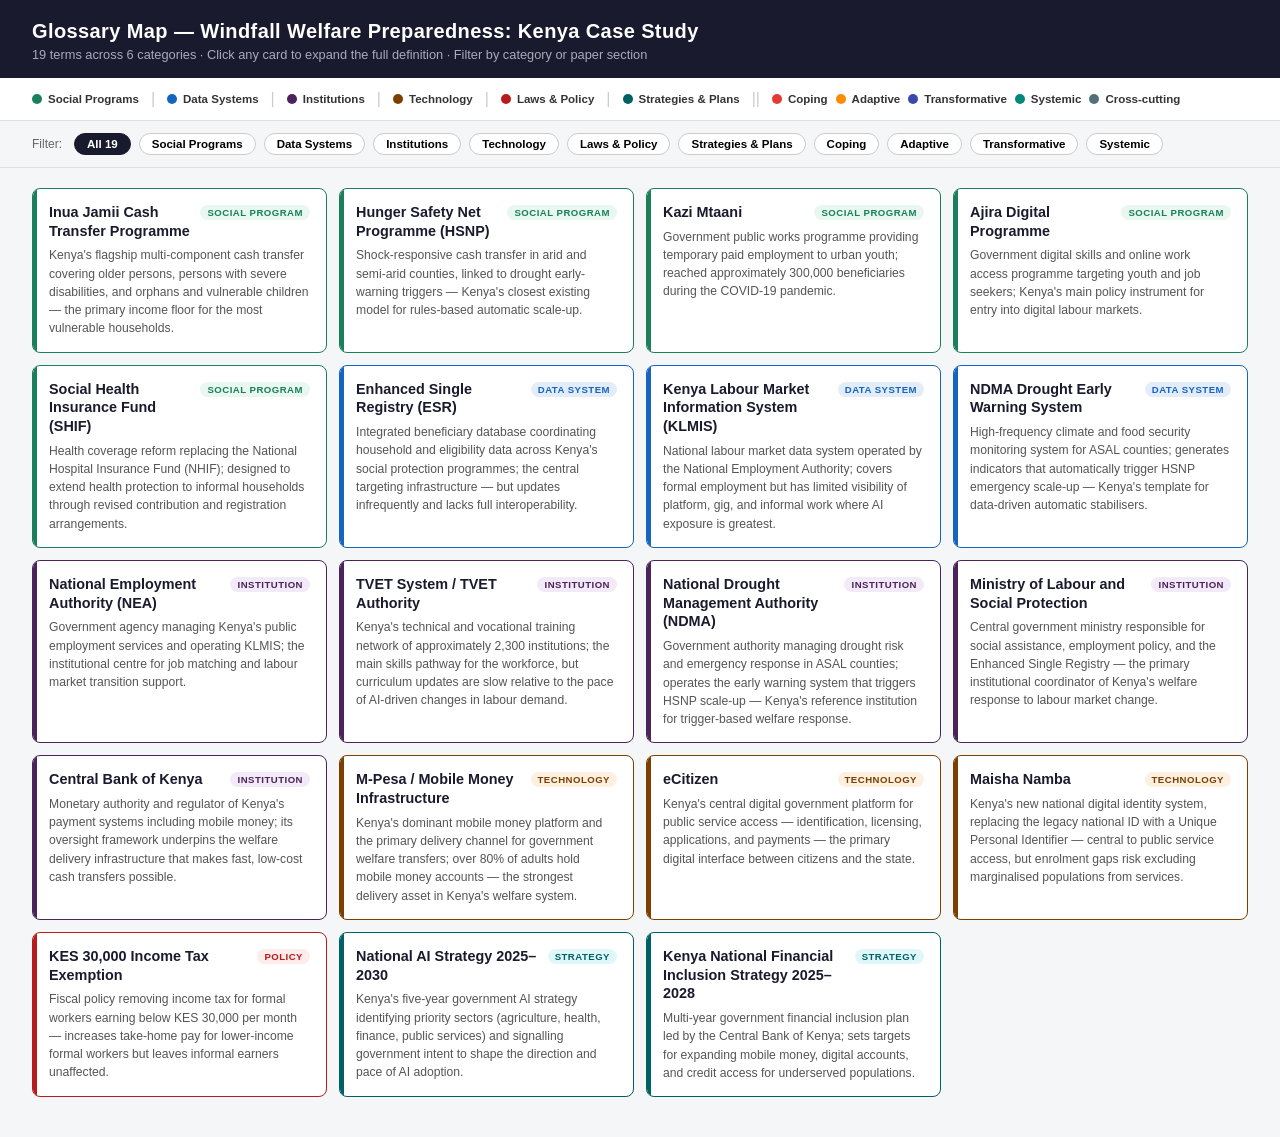
<file: kenya-glossary.html>
<!DOCTYPE html>
<html lang="en">
<head>
<meta charset="UTF-8">
<meta name="viewport" content="width=device-width, initial-scale=1.0">
<title>Interactive Glossary — Welfare Preparedness: Kenya</title>
<style>
  :root {
    --col-program:   #1a7f5a;
    --col-program-bg:#e8f7f0;
    --col-data:      #1565c0;
    --col-data-bg:   #e3edf9;
    --col-inst:      #4a235a;
    --col-inst-bg:   #f3eaf7;
    --col-tech:      #7b3f00;
    --col-tech-bg:   #fdf0e0;
    --col-law:       #b71c1c;
    --col-law-bg:    #fdecea;
    --col-policy:    #006064;
    --col-policy-bg: #e0f7fa;

    --sec-coping:    #e53935;
    --sec-adaptive:  #fb8c00;
    --sec-transform: #3949ab;
    --sec-systemic:  #00897b;
    --sec-cross:     #546e7a;
  }

  * { box-sizing: border-box; margin: 0; padding: 0; }

  body {
    font-family: "Inter", "Segoe UI", sans-serif;
    background: #f4f6f8;
    color: #1a1a2e;
    min-height: 100vh;
  }

  header {
    background: #1a1a2e;
    color: white;
    padding: 20px 32px 16px;
  }
  header h1 { font-size: 1.25rem; font-weight: 700; letter-spacing: 0.02em; }
  header p  { font-size: 0.8rem; color: #aab; margin-top: 4px; }

  .legend {
    display: flex; flex-wrap: wrap; gap: 8px;
    padding: 12px 32px;
    background: #fff;
    border-bottom: 1px solid #e0e0e0;
  }
  .leg-item {
    display: flex; align-items: center; gap: 6px;
    font-size: 0.72rem; font-weight: 600;
    color: #333;
  }
  .leg-dot {
    width: 10px; height: 10px; border-radius: 50%;
    flex-shrink: 0;
  }
  .leg-sep { color: #ccc; margin: 0 4px; }

  .filter-bar {
    display: flex; flex-wrap: wrap; gap: 8px;
    padding: 12px 32px;
    background: #f4f6f8;
    border-bottom: 1px solid #e0e0e0;
    align-items: center;
  }
  .filter-bar span { font-size: 0.75rem; color: #666; margin-right: 4px; }
  .filter-btn {
    padding: 4px 12px; border-radius: 20px; border: 1.5px solid #ccc;
    background: white; cursor: pointer; font-size: 0.72rem; font-weight: 600;
    transition: all 0.15s;
  }
  .filter-btn:hover  { border-color: #555; background: #f0f0f0; }
  .filter-btn.active { border-color: #1a1a2e; background: #1a1a2e; color: white; }

  .grid {
    display: grid;
    grid-template-columns: repeat(auto-fill, minmax(280px, 1fr));
    gap: 12px;
    padding: 20px 32px 40px;
  }

  .card {
    background: white;
    border-radius: 8px;
    border: 1.5px solid #e0e0e0;
    padding: 14px 16px;
    cursor: pointer;
    transition: box-shadow 0.15s, transform 0.1s;
    position: relative;
    overflow: hidden;
  }
  .card::before {
    content: '';
    position: absolute;
    left: 0; top: 0; bottom: 0;
    width: 4px;
    border-radius: 8px 0 0 8px;
  }
  .card:hover { box-shadow: 0 4px 16px rgba(0,0,0,0.12); transform: translateY(-1px); }
  .card.expanded { box-shadow: 0 6px 24px rgba(0,0,0,0.16); }

  .cat-program  { border-color: var(--col-program);  }
  .cat-program::before  { background: var(--col-program); }
  .cat-data     { border-color: var(--col-data);     }
  .cat-data::before     { background: var(--col-data); }
  .cat-inst     { border-color: var(--col-inst);     }
  .cat-inst::before     { background: var(--col-inst); }
  .cat-tech     { border-color: var(--col-tech);     }
  .cat-tech::before     { background: var(--col-tech); }
  .cat-law      { border-color: var(--col-law);      }
  .cat-law::before      { background: var(--col-law); }
  .cat-policy   { border-color: var(--col-policy);   }
  .cat-policy::before   { background: var(--col-policy); }

  .card-header { display: flex; align-items: flex-start; justify-content: space-between; gap: 8px; }

  .term-name {
    font-size: 0.9rem; font-weight: 700; line-height: 1.3;
    flex: 1;
  }
  .cat-badge {
    font-size: 0.6rem; font-weight: 700; text-transform: uppercase;
    letter-spacing: 0.05em; padding: 2px 7px; border-radius: 10px;
    white-space: nowrap; flex-shrink: 0; margin-top: 2px;
  }
  .cat-program .cat-badge  { background: var(--col-program-bg); color: var(--col-program); }
  .cat-data    .cat-badge  { background: var(--col-data-bg);    color: var(--col-data); }
  .cat-inst    .cat-badge  { background: var(--col-inst-bg);    color: var(--col-inst); }
  .cat-tech    .cat-badge  { background: var(--col-tech-bg);    color: var(--col-tech); }
  .cat-law     .cat-badge  { background: var(--col-law-bg);     color: var(--col-law); }
  .cat-policy  .cat-badge  { background: var(--col-policy-bg);  color: var(--col-policy); }

  .summary {
    font-size: 0.76rem; color: #555; margin-top: 6px; line-height: 1.5;
  }

  .full-def {
    display: none;
    font-size: 0.75rem; color: #333; margin-top: 10px;
    border-top: 1px solid #eee; padding-top: 10px; line-height: 1.6;
  }
  .card.expanded .full-def { display: block; }

  .sections {
    display: flex; flex-wrap: wrap; gap: 4px; margin-top: 10px;
  }
  .sec-pill {
    font-size: 0.6rem; font-weight: 700; padding: 2px 8px;
    border-radius: 10px; color: white; white-space: nowrap;
  }
  .sec-cop { background: var(--sec-coping); }
  .sec-ada { background: var(--sec-adaptive); }
  .sec-trn { background: var(--sec-transform); }
  .sec-sys { background: var(--sec-systemic); }
  .sec-X   { background: var(--sec-cross); }

  .card.hidden { display: none; }
</style>
</head>
<body>

<header>
  <h1>Glossary Map — Windfall Welfare Preparedness: Kenya Case Study</h1>
  <p>19 terms across 6 categories · Click any card to expand the full definition · Filter by category or paper section</p>
</header>

<div class="legend">
  <div class="leg-item"><div class="leg-dot" style="background:var(--col-program)"></div>Social Programs</div>
  <div class="leg-sep">|</div>
  <div class="leg-item"><div class="leg-dot" style="background:var(--col-data)"></div>Data Systems</div>
  <div class="leg-sep">|</div>
  <div class="leg-item"><div class="leg-dot" style="background:var(--col-inst)"></div>Institutions</div>
  <div class="leg-sep">|</div>
  <div class="leg-item"><div class="leg-dot" style="background:var(--col-tech)"></div>Technology</div>
  <div class="leg-sep">|</div>
  <div class="leg-item"><div class="leg-dot" style="background:var(--col-law)"></div>Laws &amp; Policy</div>
  <div class="leg-sep">|</div>
  <div class="leg-item"><div class="leg-dot" style="background:var(--col-policy)"></div>Strategies &amp; Plans</div>
  <div class="leg-sep">||</div>
  <div class="leg-item"><div class="leg-dot" style="background:var(--sec-coping)"></div>Coping</div>
  <div class="leg-item"><div class="leg-dot" style="background:var(--sec-adaptive)"></div>Adaptive</div>
  <div class="leg-item"><div class="leg-dot" style="background:var(--sec-transform)"></div>Transformative</div>
  <div class="leg-item"><div class="leg-dot" style="background:var(--sec-systemic)"></div>Systemic</div>
  <div class="leg-item"><div class="leg-dot" style="background:var(--sec-cross)"></div>Cross-cutting</div>
</div>

<div class="filter-bar">
  <span>Filter:</span>
  <button class="filter-btn active" data-filter="all">All 19</button>
  <button class="filter-btn" data-filter="cat-program">Social Programs</button>
  <button class="filter-btn" data-filter="cat-data">Data Systems</button>
  <button class="filter-btn" data-filter="cat-inst">Institutions</button>
  <button class="filter-btn" data-filter="cat-tech">Technology</button>
  <button class="filter-btn" data-filter="cat-law">Laws &amp; Policy</button>
  <button class="filter-btn" data-filter="cat-policy">Strategies &amp; Plans</button>
  <button class="filter-btn" data-filter="sec-cop">Coping</button>
  <button class="filter-btn" data-filter="sec-ada">Adaptive</button>
  <button class="filter-btn" data-filter="sec-trn">Transformative</button>
  <button class="filter-btn" data-filter="sec-sys">Systemic</button>
</div>

<div class="grid" id="grid">

  <!-- ── SOCIAL PROGRAMS ── -->

  <div class="card cat-program" data-cats="cat-program" data-secs="sec-cop sec-X">
    <div class="card-header">
      <div class="term-name">Inua Jamii Cash Transfer Programme</div>
      <div class="cat-badge">Social Program</div>
    </div>
    <div class="summary">Kenya's flagship multi-component cash transfer covering older persons, persons with severe disabilities, and orphans and vulnerable children — the primary income floor for the most vulnerable households.</div>
    <div class="full-def">The Inua Jamii programme is Kenya's main social assistance initiative, administered by the Ministry of Labour and Social Protection. It comprises three sub-programmes: the Older Persons Cash Transfer (OPCT), the Cash Transfer for Persons with Severe Disabilities (PWSD-CT), and the Cash Transfer for Orphans and Vulnerable Children (CT-OVC). In this paper it is the primary income floor for households outside the labour market and a key mechanism for weathering income shocks. Coverage remains limited relative to the scale of vulnerability — it does not reach informal workers above its means threshold who fall outside the programme's target categories — and benefit levels are modest relative to the poverty line.
      <div class="sections">
        <span class="sec-pill sec-cop">Coping</span>
        <span class="sec-pill sec-X">Cross-cutting</span>
      </div>
    </div>
  </div>

  <div class="card cat-program" data-cats="cat-program" data-secs="sec-cop">
    <div class="card-header">
      <div class="term-name">Hunger Safety Net Programme (HSNP)</div>
      <div class="cat-badge">Social Program</div>
    </div>
    <div class="summary">Shock-responsive cash transfer in arid and semi-arid counties, linked to drought early-warning triggers — Kenya's closest existing model for rules-based automatic scale-up.</div>
    <div class="full-def">A government programme supported by development partners, providing regular and shock-responsive cash transfers to households in Kenya's arid and semi-arid land (ASAL) counties. It is explicitly designed to scale up automatically when NDMA early-warning drought triggers are met — making it the most developed example of a rules-based automatic stabiliser in Kenya's welfare architecture. In this paper it matters as both an operational safety net and a proof of concept for extending trigger-based responses from climate shocks to economic and labour market shocks. Its limitation is geographic: it reaches only ASAL counties and is not calibrated for the gradual service-sector income shocks that AI-related displacement is more likely to produce.
      <div class="sections">
        <span class="sec-pill sec-cop">Coping</span>
      </div>
    </div>
  </div>

  <div class="card cat-program" data-cats="cat-program" data-secs="sec-cop">
    <div class="card-header">
      <div class="term-name">Kazi Mtaani</div>
      <div class="cat-badge">Social Program</div>
    </div>
    <div class="summary">Government public works programme providing temporary paid employment to urban youth; reached approximately 300,000 beneficiaries during the COVID-19 pandemic.</div>
    <div class="full-def">A government-administered public employment programme that provided temporary income support through short-term work assignments, primarily to urban youth. During the COVID-19 pandemic it reached approximately 300,000 beneficiaries, demonstrating Kenya's ability to mobilise emergency employment at meaningful scale. In this paper it matters as evidence of emergency deployment capacity. Its limitations for AI-related labour market change are also clear: the programme is urban-focused, temporary by design, and administratively intensive — it addresses acute discrete shocks rather than the gradual structural displacement that AI is more likely to produce across service sectors.
      <div class="sections">
        <span class="sec-pill sec-cop">Coping</span>
      </div>
    </div>
  </div>

  <div class="card cat-program" data-cats="cat-program" data-secs="sec-ada">
    <div class="card-header">
      <div class="term-name">Ajira Digital Programme</div>
      <div class="cat-badge">Social Program</div>
    </div>
    <div class="summary">Government digital skills and online work access programme targeting youth and job seekers; Kenya's main policy instrument for entry into digital labour markets.</div>
    <div class="full-def">A government programme providing digital skills training and access to online work platforms, primarily targeting youth and job seekers. It aims to expand participation in online labour markets and build foundational digital competencies. In this paper it is Kenya's main explicit policy response to the shift toward digital and platform work — establishing institutional responsibility for digital employment and creating entry points into online labour markets. Its limitations for AI-related transition are significant: there is limited evidence on sustained earnings outcomes, no systematic progression pathway from entry-level tasks to higher-skill roles, and no mechanism addressing income instability or career development for workers already working on platforms.
      <div class="sections">
        <span class="sec-pill sec-ada">Adaptive</span>
      </div>
    </div>
  </div>

  <div class="card cat-program" data-cats="cat-program" data-secs="sec-trn">
    <div class="card-header">
      <div class="term-name">Social Health Insurance Fund (SHIF)</div>
      <div class="cat-badge">Social Program</div>
    </div>
    <div class="summary">Health coverage reform replacing the National Hospital Insurance Fund (NHIF); designed to extend health protection to informal households through revised contribution and registration arrangements.</div>
    <div class="full-def">A major structural reform to Kenya's health coverage system, replacing the National Hospital Insurance Fund (NHIF) with a redesigned fund intended to extend health protection beyond formal employment. The SHIF aims to reach informal and lower-income households through revised contribution models and registration pathways. In this paper it represents Kenya's most significant recent expansion of social protection beyond the formal sector — widening the pool of households covered by a major welfare benefit. Its relevance to AI transition is primarily structural: extending health coverage reduces one of the most significant vulnerabilities facing informal workers who lack employer-provided insurance, helping anchor household resilience during periods of labour market disruption.
      <div class="sections">
        <span class="sec-pill sec-trn">Transformative</span>
      </div>
    </div>
  </div>

  <!-- ── DATA SYSTEMS ── -->

  <div class="card cat-data" data-cats="cat-data" data-secs="sec-sys sec-X">
    <div class="card-header">
      <div class="term-name">Enhanced Single Registry (ESR)</div>
      <div class="cat-badge">Data System</div>
    </div>
    <div class="summary">Integrated beneficiary database coordinating household and eligibility data across Kenya's social protection programmes; the central targeting infrastructure — but updates infrequently and lacks full interoperability.</div>
    <div class="full-def">Kenya's integrated beneficiary registry, coordinating household information across multiple social protection programmes and managed by the Ministry of Labour and Social Protection. It provides a foundation for harmonised targeting and programme coordination. In this paper it is both the central data infrastructure for scaling responses to shocks and a binding constraint on access and delivery: the ESR updates infrequently, meaning household circumstances can change substantially before the registry reflects them. Interoperability with other administrative systems — digital identity, financial registries, labour data — remains incomplete, limiting the potential for automated, accurate eligibility determination.
      <div class="sections">
        <span class="sec-pill sec-sys">Systemic</span>
        <span class="sec-pill sec-X">Cross-cutting</span>
      </div>
    </div>
  </div>

  <div class="card cat-data" data-cats="cat-data" data-secs="sec-ada sec-sys">
    <div class="card-header">
      <div class="term-name">Kenya Labour Market Information System (KLMIS)</div>
      <div class="cat-badge">Data System</div>
    </div>
    <div class="summary">National labour market data system operated by the National Employment Authority; covers formal employment but has limited visibility of platform, gig, and informal work where AI exposure is greatest.</div>
    <div class="full-def">Kenya's primary national labour market data system, operated by the National Employment Authority (NEA). It centralises labour market statistics and supports employment service administration and job matching. In this paper it represents an important but incomplete data asset: its current coverage of informal, casual, and digital platform work is limited, creating a gap in the ability to monitor exactly the sectors where AI-related disruption is expanding fastest. Extending KLMIS to capture platform work participation, contract duration, and earnings volatility is a key enabling condition for both adaptive policy design and proactive identification of at-risk workers.
      <div class="sections">
        <span class="sec-pill sec-ada">Adaptive</span>
        <span class="sec-pill sec-sys">Systemic</span>
      </div>
    </div>
  </div>

  <div class="card cat-data" data-cats="cat-data" data-secs="sec-cop">
    <div class="card-header">
      <div class="term-name">NDMA Drought Early Warning System</div>
      <div class="cat-badge">Data System</div>
    </div>
    <div class="summary">High-frequency climate and food security monitoring system for ASAL counties; generates indicators that automatically trigger HSNP emergency scale-up — Kenya's template for data-driven automatic stabilisers.</div>
    <div class="full-def">A monitoring system operated by the National Drought Management Authority (NDMA) that tracks climate, food security, and livelihood conditions across Kenya's arid and semi-arid land counties. It generates regular indicators that can trigger automatic scale-up of the Hunger Safety Net Programme, creating a functioning link between observed shocks and welfare response. In this paper it matters as the most developed example of a rules-based, data-driven trigger mechanism in Kenya's welfare architecture — providing a model for designing analogous mechanisms linked to labour market data rather than climate indicators. The main challenge is that the underlying data infrastructure for economic shocks does not yet exist at comparable frequency or resolution.
      <div class="sections">
        <span class="sec-pill sec-cop">Coping</span>
      </div>
    </div>
  </div>

  <!-- ── INSTITUTIONS ── -->

  <div class="card cat-inst" data-cats="cat-inst" data-secs="sec-ada">
    <div class="card-header">
      <div class="term-name">National Employment Authority (NEA)</div>
      <div class="cat-badge">Institution</div>
    </div>
    <div class="summary">Government agency managing Kenya's public employment services and operating KLMIS; the institutional centre for job matching and labour market transition support.</div>
    <div class="full-def">The government agency responsible for public employment services in Kenya, including operation of the Kenya Labour Market Information System (KLMIS) and delivery of job-matching and transition support services. In this paper it is the core institutional actor for managing labour market transitions. Its current limitations include limited integration with private employers and digital labour platforms, and weak coverage of informal and platform work within its data and service systems. Strengthening NEA's capacity to track and serve workers in digital and AI-exposed occupations is central to improving Kenya's adaptive capacity for the AI transition.
      <div class="sections">
        <span class="sec-pill sec-ada">Adaptive</span>
      </div>
    </div>
  </div>

  <div class="card cat-inst" data-cats="cat-inst" data-secs="sec-ada sec-X">
    <div class="card-header">
      <div class="term-name">TVET System / TVET Authority</div>
      <div class="cat-badge">Institution</div>
    </div>
    <div class="summary">Kenya's technical and vocational training network of approximately 2,300 institutions; the main skills pathway for the workforce, but curriculum updates are slow relative to the pace of AI-driven changes in labour demand.</div>
    <div class="full-def">Kenya's Technical and Vocational Education and Training system, governed by the TVET Authority under the State Department for TVET. It comprises approximately 2,300 institutions nationwide, representing the largest formal training infrastructure in the country. In this paper it is the primary vehicle for skills development and workforce transition — but it faces fundamental alignment constraints: the curriculum update cycle is slow, digital and AI-adjacent content is uneven across institutions, and quality varies substantially between urban and rural locations. Aligning TVET content with AI-related labour demand — including supervisor-level and complementary skills rather than routine task training — is the central transition challenge in Kenya's adaptive capacity.
      <div class="sections">
        <span class="sec-pill sec-ada">Adaptive</span>
        <span class="sec-pill sec-X">Cross-cutting</span>
      </div>
    </div>
  </div>

  <div class="card cat-inst" data-cats="cat-inst" data-secs="sec-cop sec-sys">
    <div class="card-header">
      <div class="term-name">National Drought Management Authority (NDMA)</div>
      <div class="cat-badge">Institution</div>
    </div>
    <div class="summary">Government authority managing drought risk and emergency response in ASAL counties; operates the early warning system that triggers HSNP scale-up — Kenya's reference institution for trigger-based welfare response.</div>
    <div class="full-def">A government authority coordinating drought management and response across Kenya's arid and semi-arid land counties. The NDMA operates Kenya's drought early warning system, which tracks climate and food security conditions and generates the indicators that trigger automatic HSNP emergency top-ups. In this paper it matters as the institutional home of Kenya's most developed trigger-based response mechanism — and as a reference point for institutional design of analogous economic shock response systems. The challenge is that economic and labour market shocks require different data inputs and response architectures than climate-driven agricultural shocks.
      <div class="sections">
        <span class="sec-pill sec-cop">Coping</span>
        <span class="sec-pill sec-sys">Systemic</span>
      </div>
    </div>
  </div>

  <div class="card cat-inst" data-cats="cat-inst" data-secs="sec-X">
    <div class="card-header">
      <div class="term-name">Ministry of Labour and Social Protection</div>
      <div class="cat-badge">Institution</div>
    </div>
    <div class="summary">Central government ministry responsible for social assistance, employment policy, and the Enhanced Single Registry — the primary institutional coordinator of Kenya's welfare response to labour market change.</div>
    <div class="full-def">The central government ministry responsible for social assistance programmes, employment policy, and social protection administration in Kenya. It administers the Inua Jamii programme, oversees the Enhanced Single Registry, coordinates with the National Employment Authority and the TVET Authority, and has lead responsibility for the policy responses considered in this paper. In this paper it functions as the primary institutional actor across all four welfare resilience dimensions — and the ministry through which most near-term and medium-term policy recommendations would need to be channelled to take effect.
      <div class="sections">
        <span class="sec-pill sec-X">Cross-cutting</span>
      </div>
    </div>
  </div>

  <div class="card cat-inst" data-cats="cat-inst" data-secs="sec-sys">
    <div class="card-header">
      <div class="term-name">Central Bank of Kenya</div>
      <div class="cat-badge">Institution</div>
    </div>
    <div class="summary">Monetary authority and regulator of Kenya's payment systems including mobile money; its oversight framework underpins the welfare delivery infrastructure that makes fast, low-cost cash transfers possible.</div>
    <div class="full-def">Kenya's central bank and monetary authority, which regulates the financial system including mobile money operators such as Safaricom (M-Pesa). The Central Bank of Kenya's regulatory oversight shapes the conditions under which government transfers can reach beneficiaries through mobile money at low cost and at scale. In this paper it matters primarily as the institutional foundation for Kenya's mobile money infrastructure — the strongest delivery asset in the welfare system — and as the anchor for Kenya's National Financial Inclusion Strategy 2025–2028.
      <div class="sections">
        <span class="sec-pill sec-sys">Systemic</span>
      </div>
    </div>
  </div>

  <!-- ── TECHNOLOGY ── -->

  <div class="card cat-tech" data-cats="cat-tech" data-secs="sec-cop sec-sys sec-X">
    <div class="card-header">
      <div class="term-name">M-Pesa / Mobile Money Infrastructure</div>
      <div class="cat-badge">Technology</div>
    </div>
    <div class="summary">Kenya's dominant mobile money platform and the primary delivery channel for government welfare transfers; over 80% of adults hold mobile money accounts — the strongest delivery asset in Kenya's welfare system.</div>
    <div class="full-def">Kenya's dominant mobile money platform, operated by Safaricom, and the broader mobile money ecosystem surrounding it. More than 80% of Kenyan adults hold mobile money accounts. In this paper it is consistently identified as the most important operational asset in the welfare delivery system: once eligibility is confirmed, transfers can reach most beneficiaries quickly and at low cost. The paper makes a critical distinction between delivery capacity (strong) and identification and targeting capacity (weak): the binding constraints in Kenya's welfare system lie upstream of M-Pesa — in registry quality, enrolment systems, and eligibility determination — not in the payment rail itself.
      <div class="sections">
        <span class="sec-pill sec-cop">Coping</span>
        <span class="sec-pill sec-sys">Systemic</span>
        <span class="sec-pill sec-X">Cross-cutting</span>
      </div>
    </div>
  </div>

  <div class="card cat-tech" data-cats="cat-tech" data-secs="sec-sys">
    <div class="card-header">
      <div class="term-name">eCitizen</div>
      <div class="cat-badge">Technology</div>
    </div>
    <div class="summary">Kenya's central digital government platform for public service access — identification, licensing, applications, and payments — the primary digital interface between citizens and the state.</div>
    <div class="full-def">Kenya's unified digital government platform that consolidates access to government services including identification, licensing, applications, and payments. In this paper it matters as part of Kenya's digital public infrastructure for welfare delivery and administrative access. Like mobile money, it reflects Kenya's strength in digital delivery systems — but it assumes internet access, digital literacy, and valid identity documentation, all of which constrain access for the rural and low-income populations most likely to need welfare support during an AI transition. The gap between platform availability and effective access is a recurring theme in the paper's access-and-delivery diagnosis.
      <div class="sections">
        <span class="sec-pill sec-sys">Systemic</span>
      </div>
    </div>
  </div>

  <div class="card cat-tech" data-cats="cat-tech" data-secs="sec-trn sec-sys">
    <div class="card-header">
      <div class="term-name">Maisha Namba</div>
      <div class="cat-badge">Technology</div>
    </div>
    <div class="summary">Kenya's new national digital identity system, replacing the legacy national ID with a Unique Personal Identifier — central to public service access, but enrolment gaps risk excluding marginalised populations from services.</div>
    <div class="full-def">Kenya's new national digital identity system, replacing the legacy national ID card with a unified digital credential linked to a Unique Personal Identifier (UPI). As digital identity becomes the gateway to welfare services, government platforms, and financial products, Maisha Namba's coverage gaps matter directly for social protection access. In this paper it is the centre of a key access-and-delivery risk: populations unable to enrol — due to documentation barriers, geographic remoteness, or registration system failures — face exclusion from welfare services that are increasingly conditioned on digital identity verification. Litigation documented by Namati (2025) highlights that these exclusion risks are not hypothetical.
      <div class="sections">
        <span class="sec-pill sec-trn">Transformative</span>
        <span class="sec-pill sec-sys">Systemic</span>
      </div>
    </div>
  </div>

  <!-- ── LAWS & POLICY ── -->

  <div class="card cat-law" data-cats="cat-law" data-secs="sec-trn">
    <div class="card-header">
      <div class="term-name">KES 30,000 Income Tax Exemption</div>
      <div class="cat-badge">Policy</div>
    </div>
    <div class="summary">Fiscal policy removing income tax for formal workers earning below KES 30,000 per month — increases take-home pay for lower-income formal workers but leaves informal earners unaffected.</div>
    <div class="full-def">A budget policy change exempting formal workers earning below KES 30,000 per month from income tax, representing the most recent shift in Kenya's tax-and-redistribution position relevant to structural risks. In this paper it matters as a targeted relief measure for lower-income formal workers. Two limitations frame its significance for the AI transition: it does not reach the more than 80% of workers in informal employment, who face no income tax and gain nothing from the exemption; and it narrows the formal tax base, reducing the fiscal space available for broader redistributive programmes. It illustrates a persistent tension in Kenya's welfare policy between immediate relief for formal workers and long-run fiscal capacity for universal coverage.
      <div class="sections">
        <span class="sec-pill sec-trn">Transformative</span>
      </div>
    </div>
  </div>

  <!-- ── STRATEGIES & PLANS ── -->

  <div class="card cat-policy" data-cats="cat-policy" data-secs="sec-trn sec-X">
    <div class="card-header">
      <div class="term-name">National AI Strategy 2025–2030</div>
      <div class="cat-badge">Strategy</div>
    </div>
    <div class="summary">Kenya's five-year government AI strategy identifying priority sectors (agriculture, health, finance, public services) and signalling government intent to shape the direction and pace of AI adoption.</div>
    <div class="full-def">Kenya's national AI strategy covering 2025–2030, which identifies priority sectors for AI adoption and development including agriculture, health, finance, and public services. It signals government intent to direct the focus of AI deployment and establishes a framework for cross-government coordination on AI-related policy. In this paper it matters as an enabling condition for long-term structural policy — but it is primarily a statement of direction rather than a funded operational programme. Strategy documents establish priorities and create inter-agency coordination hooks, but do not substitute for institutional capacity, regulatory frameworks, or dedicated fiscal commitments that would be needed to translate the strategy into welfare-relevant outcomes.
      <div class="sections">
        <span class="sec-pill sec-trn">Transformative</span>
        <span class="sec-pill sec-X">Cross-cutting</span>
      </div>
    </div>
  </div>

  <div class="card cat-policy" data-cats="cat-policy" data-secs="sec-sys">
    <div class="card-header">
      <div class="term-name">Kenya National Financial Inclusion Strategy 2025–2028</div>
      <div class="cat-badge">Strategy</div>
    </div>
    <div class="summary">Multi-year government financial inclusion plan led by the Central Bank of Kenya; sets targets for expanding mobile money, digital accounts, and credit access for underserved populations.</div>
    <div class="full-def">Kenya's multi-year financial inclusion plan, led by the Central Bank of Kenya in coordination with other ministries and agencies. It sets out targets for expanding access to financial services — including mobile money, digital accounts, and credit — for underserved populations including rural and low-income households. In this paper it matters as a coordination framework that underpins the welfare delivery infrastructure: broader financial inclusion reduces the barriers to reaching excluded populations with government transfers and strengthens the foundation on which Kenya's strongest delivery asset — mobile money — rests. Its relevance to AI transition is primarily systemic rather than programmatic.
      <div class="sections">
        <span class="sec-pill sec-sys">Systemic</span>
      </div>
    </div>
  </div>

</div><!-- /grid -->

<script>
  document.querySelectorAll('.card').forEach(card => {
    card.addEventListener('click', () => {
      card.classList.toggle('expanded');
    });
  });

  const btns  = document.querySelectorAll('.filter-btn');
  const cards = document.querySelectorAll('.card');

  btns.forEach(btn => {
    btn.addEventListener('click', () => {
      btns.forEach(b => b.classList.remove('active'));
      btn.classList.add('active');

      const filter = btn.dataset.filter;

      cards.forEach(card => {
        if (filter === 'all') {
          card.classList.remove('hidden');
          return;
        }
        const cats = (card.dataset.cats || '').split(' ');
        const secs = (card.dataset.secs || '').split(' ');
        const all  = [...cats, ...secs];
        card.classList.toggle('hidden', !all.includes(filter));
      });
    });
  });
</script>
</body>
</html>
</file>
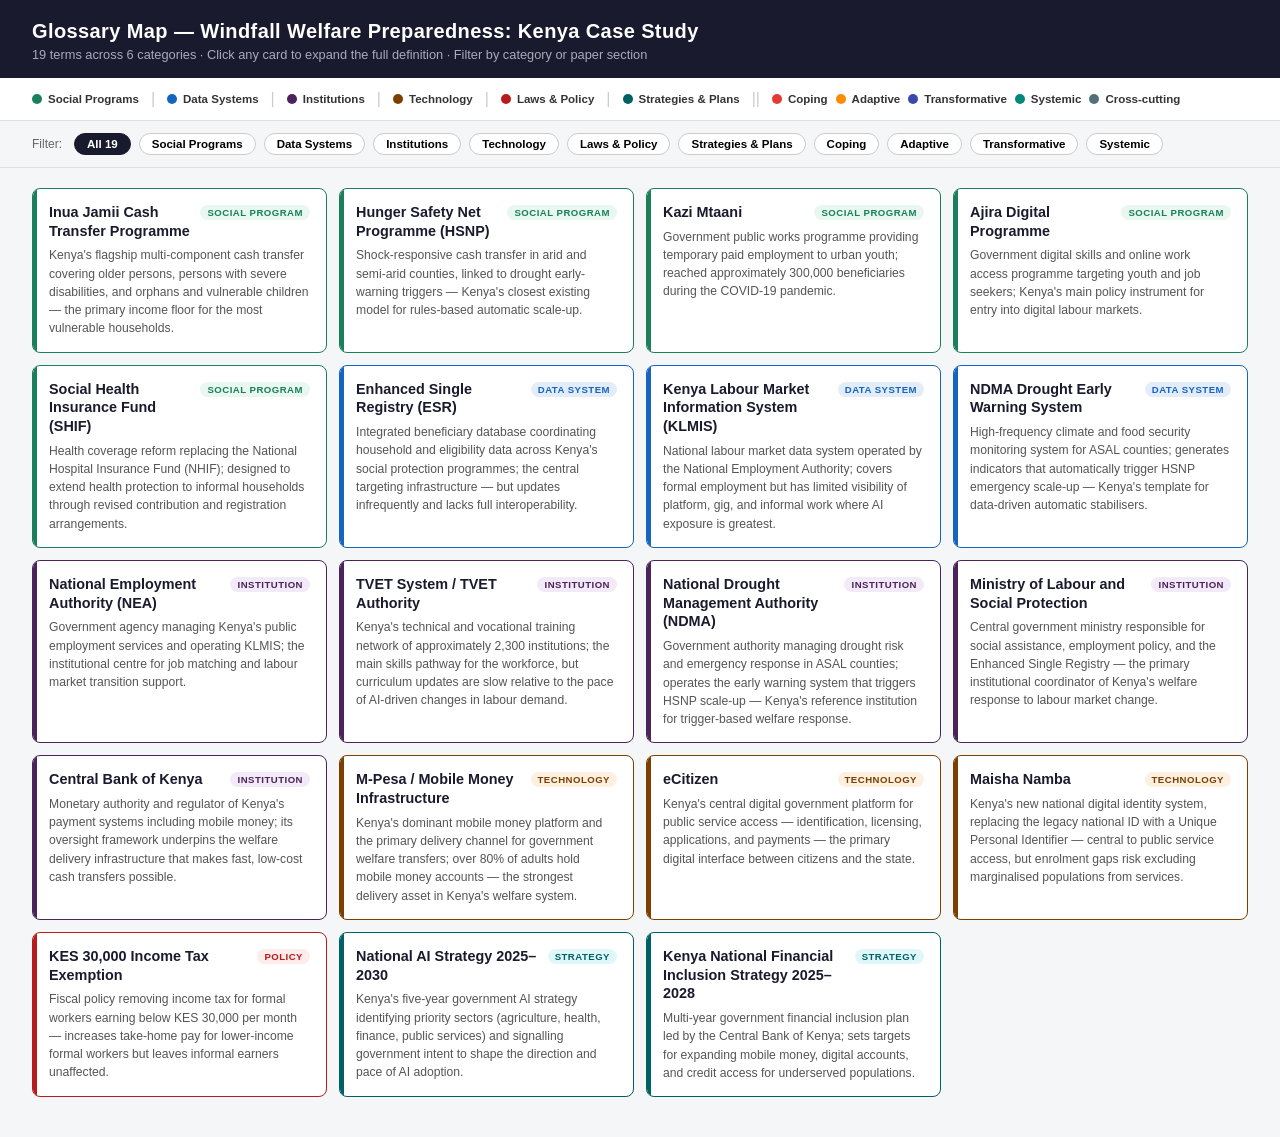
<file: kenya.html>
<!DOCTYPE html>
<html lang="en">
<head>
<meta charset="UTF-8">
<meta name="viewport" content="width=device-width, initial-scale=1.0">
<title>Glossary Map — Windfall Welfare Preparedness: Kenya</title>
<style>
  :root {
    --col-program:   #1a7f5a;
    --col-program-bg:#e8f7f0;
    --col-data:      #1565c0;
    --col-data-bg:   #e3edf9;
    --col-inst:      #4a235a;
    --col-inst-bg:   #f3eaf7;
    --col-tech:      #7b3f00;
    --col-tech-bg:   #fdf0e0;
    --col-law:       #b71c1c;
    --col-law-bg:    #fdecea;
    --col-policy:    #006064;
    --col-policy-bg: #e0f7fa;

    --sec-coping:    #e53935;
    --sec-adaptive:  #fb8c00;
    --sec-transform: #3949ab;
    --sec-systemic:  #00897b;
    --sec-cross:     #546e7a;
  }

  * { box-sizing: border-box; margin: 0; padding: 0; }

  body {
    font-family: "Inter", "Segoe UI", sans-serif;
    background: #f4f6f8;
    color: #1a1a2e;
    min-height: 100vh;
  }

  header {
    background: #1a1a2e;
    color: white;
    padding: 20px 32px 16px;
  }
  header h1 { font-size: 1.25rem; font-weight: 700; letter-spacing: 0.02em; }
  header p  { font-size: 0.8rem; color: #aab; margin-top: 4px; }

  .legend {
    display: flex; flex-wrap: wrap; gap: 8px;
    padding: 12px 32px;
    background: #fff;
    border-bottom: 1px solid #e0e0e0;
  }
  .leg-item {
    display: flex; align-items: center; gap: 6px;
    font-size: 0.72rem; font-weight: 600;
    color: #333;
  }
  .leg-dot {
    width: 10px; height: 10px; border-radius: 50%;
    flex-shrink: 0;
  }
  .leg-sep { color: #ccc; margin: 0 4px; }

  .filter-bar {
    display: flex; flex-wrap: wrap; gap: 8px;
    padding: 12px 32px;
    background: #f4f6f8;
    border-bottom: 1px solid #e0e0e0;
    align-items: center;
  }
  .filter-bar span { font-size: 0.75rem; color: #666; margin-right: 4px; }
  .filter-btn {
    padding: 4px 12px; border-radius: 20px; border: 1.5px solid #ccc;
    background: white; cursor: pointer; font-size: 0.72rem; font-weight: 600;
    transition: all 0.15s;
  }
  .filter-btn:hover  { border-color: #555; background: #f0f0f0; }
  .filter-btn.active { border-color: #1a1a2e; background: #1a1a2e; color: white; }

  .grid {
    display: grid;
    grid-template-columns: repeat(auto-fill, minmax(280px, 1fr));
    gap: 12px;
    padding: 20px 32px 40px;
  }

  .card {
    background: white;
    border-radius: 8px;
    border: 1.5px solid #e0e0e0;
    padding: 14px 16px;
    cursor: pointer;
    transition: box-shadow 0.15s, transform 0.1s;
    position: relative;
    overflow: hidden;
  }
  .card::before {
    content: '';
    position: absolute;
    left: 0; top: 0; bottom: 0;
    width: 4px;
    border-radius: 8px 0 0 8px;
  }
  .card:hover { box-shadow: 0 4px 16px rgba(0,0,0,0.12); transform: translateY(-1px); }
  .card.expanded { box-shadow: 0 6px 24px rgba(0,0,0,0.16); }

  .cat-program  { border-color: var(--col-program);  }
  .cat-program::before  { background: var(--col-program); }
  .cat-data     { border-color: var(--col-data);     }
  .cat-data::before     { background: var(--col-data); }
  .cat-inst     { border-color: var(--col-inst);     }
  .cat-inst::before     { background: var(--col-inst); }
  .cat-tech     { border-color: var(--col-tech);     }
  .cat-tech::before     { background: var(--col-tech); }
  .cat-law      { border-color: var(--col-law);      }
  .cat-law::before      { background: var(--col-law); }
  .cat-policy   { border-color: var(--col-policy);   }
  .cat-policy::before   { background: var(--col-policy); }

  .card-header { display: flex; align-items: flex-start; justify-content: space-between; gap: 8px; }

  .term-name {
    font-size: 0.9rem; font-weight: 700; line-height: 1.3;
    flex: 1;
  }
  .cat-badge {
    font-size: 0.6rem; font-weight: 700; text-transform: uppercase;
    letter-spacing: 0.05em; padding: 2px 7px; border-radius: 10px;
    white-space: nowrap; flex-shrink: 0; margin-top: 2px;
  }
  .cat-program .cat-badge  { background: var(--col-program-bg); color: var(--col-program); }
  .cat-data    .cat-badge  { background: var(--col-data-bg);    color: var(--col-data); }
  .cat-inst    .cat-badge  { background: var(--col-inst-bg);    color: var(--col-inst); }
  .cat-tech    .cat-badge  { background: var(--col-tech-bg);    color: var(--col-tech); }
  .cat-law     .cat-badge  { background: var(--col-law-bg);     color: var(--col-law); }
  .cat-policy  .cat-badge  { background: var(--col-policy-bg);  color: var(--col-policy); }

  .summary {
    font-size: 0.76rem; color: #555; margin-top: 6px; line-height: 1.5;
  }

  .full-def {
    display: none;
    font-size: 0.75rem; color: #333; margin-top: 10px;
    border-top: 1px solid #eee; padding-top: 10px; line-height: 1.6;
  }
  .card.expanded .full-def { display: block; }

  .sections {
    display: flex; flex-wrap: wrap; gap: 4px; margin-top: 10px;
  }
  .sec-pill {
    font-size: 0.6rem; font-weight: 700; padding: 2px 8px;
    border-radius: 10px; color: white; white-space: nowrap;
  }
  .sec-cop { background: var(--sec-coping); }
  .sec-ada { background: var(--sec-adaptive); }
  .sec-trn { background: var(--sec-transform); }
  .sec-sys { background: var(--sec-systemic); }
  .sec-X   { background: var(--sec-cross); }

  .card.hidden { display: none; }
</style>
</head>
<body>

<header>
  <h1>Glossary Map — Windfall Welfare Preparedness: Kenya Case Study</h1>
  <p>19 terms across 6 categories · Click any card to expand the full definition · Filter by category or paper section</p>
</header>

<div class="legend">
  <div class="leg-item"><div class="leg-dot" style="background:var(--col-program)"></div>Social Programs</div>
  <div class="leg-sep">|</div>
  <div class="leg-item"><div class="leg-dot" style="background:var(--col-data)"></div>Data Systems</div>
  <div class="leg-sep">|</div>
  <div class="leg-item"><div class="leg-dot" style="background:var(--col-inst)"></div>Institutions</div>
  <div class="leg-sep">|</div>
  <div class="leg-item"><div class="leg-dot" style="background:var(--col-tech)"></div>Technology</div>
  <div class="leg-sep">|</div>
  <div class="leg-item"><div class="leg-dot" style="background:var(--col-law)"></div>Laws &amp; Policy</div>
  <div class="leg-sep">|</div>
  <div class="leg-item"><div class="leg-dot" style="background:var(--col-policy)"></div>Strategies &amp; Plans</div>
  <div class="leg-sep">||</div>
  <div class="leg-item"><div class="leg-dot" style="background:var(--sec-coping)"></div>Coping</div>
  <div class="leg-item"><div class="leg-dot" style="background:var(--sec-adaptive)"></div>Adaptive</div>
  <div class="leg-item"><div class="leg-dot" style="background:var(--sec-transform)"></div>Transformative</div>
  <div class="leg-item"><div class="leg-dot" style="background:var(--sec-systemic)"></div>Systemic</div>
  <div class="leg-item"><div class="leg-dot" style="background:var(--sec-cross)"></div>Cross-cutting</div>
</div>

<div class="filter-bar">
  <span>Filter:</span>
  <button class="filter-btn active" data-filter="all">All 19</button>
  <button class="filter-btn" data-filter="cat-program">Social Programs</button>
  <button class="filter-btn" data-filter="cat-data">Data Systems</button>
  <button class="filter-btn" data-filter="cat-inst">Institutions</button>
  <button class="filter-btn" data-filter="cat-tech">Technology</button>
  <button class="filter-btn" data-filter="cat-law">Laws &amp; Policy</button>
  <button class="filter-btn" data-filter="cat-policy">Strategies &amp; Plans</button>
  <button class="filter-btn" data-filter="sec-cop">Coping</button>
  <button class="filter-btn" data-filter="sec-ada">Adaptive</button>
  <button class="filter-btn" data-filter="sec-trn">Transformative</button>
  <button class="filter-btn" data-filter="sec-sys">Systemic</button>
</div>

<div class="grid" id="grid">

  <!-- ── SOCIAL PROGRAMS ── -->

  <div class="card cat-program" data-cats="cat-program" data-secs="sec-cop sec-X">
    <div class="card-header">
      <div class="term-name">Inua Jamii Cash Transfer Programme</div>
      <div class="cat-badge">Social Program</div>
    </div>
    <div class="summary">Kenya's flagship multi-component cash transfer covering older persons, persons with severe disabilities, and orphans and vulnerable children — the primary income floor for the most vulnerable households.</div>
    <div class="full-def">The Inua Jamii programme is Kenya's main social assistance initiative, administered by the Ministry of Labour and Social Protection. It comprises three sub-programmes: the Older Persons Cash Transfer (OPCT), the Cash Transfer for Persons with Severe Disabilities (PWSD-CT), and the Cash Transfer for Orphans and Vulnerable Children (CT-OVC). In this paper it is the primary income floor for households outside the labour market and a key mechanism for weathering income shocks. Coverage remains limited relative to the scale of vulnerability — it does not reach informal workers above its means threshold who fall outside the programme's target categories — and benefit levels are modest relative to the poverty line.
      <div class="sections">
        <span class="sec-pill sec-cop">Coping</span>
        <span class="sec-pill sec-X">Cross-cutting</span>
      </div>
    </div>
  </div>

  <div class="card cat-program" data-cats="cat-program" data-secs="sec-cop">
    <div class="card-header">
      <div class="term-name">Hunger Safety Net Programme (HSNP)</div>
      <div class="cat-badge">Social Program</div>
    </div>
    <div class="summary">Shock-responsive cash transfer in arid and semi-arid counties, linked to drought early-warning triggers — Kenya's closest existing model for rules-based automatic scale-up.</div>
    <div class="full-def">A government programme supported by development partners, providing regular and shock-responsive cash transfers to households in Kenya's arid and semi-arid land (ASAL) counties. It is explicitly designed to scale up automatically when NDMA early-warning drought triggers are met — making it the most developed example of a rules-based automatic stabiliser in Kenya's welfare architecture. In this paper it matters as both an operational safety net and a proof of concept for extending trigger-based responses from climate shocks to economic and labour market shocks. Its limitation is geographic: it reaches only ASAL counties and is not calibrated for the gradual service-sector income shocks that AI-related displacement is more likely to produce.
      <div class="sections">
        <span class="sec-pill sec-cop">Coping</span>
      </div>
    </div>
  </div>

  <div class="card cat-program" data-cats="cat-program" data-secs="sec-cop">
    <div class="card-header">
      <div class="term-name">Kazi Mtaani</div>
      <div class="cat-badge">Social Program</div>
    </div>
    <div class="summary">Government public works programme providing temporary paid employment to urban youth; reached approximately 300,000 beneficiaries during the COVID-19 pandemic.</div>
    <div class="full-def">A government-administered public employment programme that provided temporary income support through short-term work assignments, primarily to urban youth. During the COVID-19 pandemic it reached approximately 300,000 beneficiaries, demonstrating Kenya's ability to mobilise emergency employment at meaningful scale. In this paper it matters as evidence of emergency deployment capacity. Its limitations for AI-related labour market change are also clear: the programme is urban-focused, temporary by design, and administratively intensive — it addresses acute discrete shocks rather than the gradual structural displacement that AI is more likely to produce across service sectors.
      <div class="sections">
        <span class="sec-pill sec-cop">Coping</span>
      </div>
    </div>
  </div>

  <div class="card cat-program" data-cats="cat-program" data-secs="sec-ada">
    <div class="card-header">
      <div class="term-name">Ajira Digital Programme</div>
      <div class="cat-badge">Social Program</div>
    </div>
    <div class="summary">Government digital skills and online work access programme targeting youth and job seekers; Kenya's main policy instrument for entry into digital labour markets.</div>
    <div class="full-def">A government programme providing digital skills training and access to online work platforms, primarily targeting youth and job seekers. It aims to expand participation in online labour markets and build foundational digital competencies. In this paper it is Kenya's main explicit policy response to the shift toward digital and platform work — establishing institutional responsibility for digital employment and creating entry points into online labour markets. Its limitations for AI-related transition are significant: there is limited evidence on sustained earnings outcomes, no systematic progression pathway from entry-level tasks to higher-skill roles, and no mechanism addressing income instability or career development for workers already working on platforms.
      <div class="sections">
        <span class="sec-pill sec-ada">Adaptive</span>
      </div>
    </div>
  </div>

  <div class="card cat-program" data-cats="cat-program" data-secs="sec-trn">
    <div class="card-header">
      <div class="term-name">Social Health Insurance Fund (SHIF)</div>
      <div class="cat-badge">Social Program</div>
    </div>
    <div class="summary">Health coverage reform replacing the National Hospital Insurance Fund (NHIF); designed to extend health protection to informal households through revised contribution and registration arrangements.</div>
    <div class="full-def">A major structural reform to Kenya's health coverage system, replacing the National Hospital Insurance Fund (NHIF) with a redesigned fund intended to extend health protection beyond formal employment. The SHIF aims to reach informal and lower-income households through revised contribution models and registration pathways. In this paper it represents Kenya's most significant recent expansion of social protection beyond the formal sector — widening the pool of households covered by a major welfare benefit. Its relevance to AI transition is primarily structural: extending health coverage reduces one of the most significant vulnerabilities facing informal workers who lack employer-provided insurance, helping anchor household resilience during periods of labour market disruption.
      <div class="sections">
        <span class="sec-pill sec-trn">Transformative</span>
      </div>
    </div>
  </div>

  <!-- ── DATA SYSTEMS ── -->

  <div class="card cat-data" data-cats="cat-data" data-secs="sec-sys sec-X">
    <div class="card-header">
      <div class="term-name">Enhanced Single Registry (ESR)</div>
      <div class="cat-badge">Data System</div>
    </div>
    <div class="summary">Integrated beneficiary database coordinating household and eligibility data across Kenya's social protection programmes; the central targeting infrastructure — but updates infrequently and lacks full interoperability.</div>
    <div class="full-def">Kenya's integrated beneficiary registry, coordinating household information across multiple social protection programmes and managed by the Ministry of Labour and Social Protection. It provides a foundation for harmonised targeting and programme coordination. In this paper it is both the central data infrastructure for scaling responses to shocks and a binding constraint on access and delivery: the ESR updates infrequently, meaning household circumstances can change substantially before the registry reflects them. Interoperability with other administrative systems — digital identity, financial registries, labour data — remains incomplete, limiting the potential for automated, accurate eligibility determination.
      <div class="sections">
        <span class="sec-pill sec-sys">Systemic</span>
        <span class="sec-pill sec-X">Cross-cutting</span>
      </div>
    </div>
  </div>

  <div class="card cat-data" data-cats="cat-data" data-secs="sec-ada sec-sys">
    <div class="card-header">
      <div class="term-name">Kenya Labour Market Information System (KLMIS)</div>
      <div class="cat-badge">Data System</div>
    </div>
    <div class="summary">National labour market data system operated by the National Employment Authority; covers formal employment but has limited visibility of platform, gig, and informal work where AI exposure is greatest.</div>
    <div class="full-def">Kenya's primary national labour market data system, operated by the National Employment Authority (NEA). It centralises labour market statistics and supports employment service administration and job matching. In this paper it represents an important but incomplete data asset: its current coverage of informal, casual, and digital platform work is limited, creating a gap in the ability to monitor exactly the sectors where AI-related disruption is expanding fastest. Extending KLMIS to capture platform work participation, contract duration, and earnings volatility is a key enabling condition for both adaptive policy design and proactive identification of at-risk workers.
      <div class="sections">
        <span class="sec-pill sec-ada">Adaptive</span>
        <span class="sec-pill sec-sys">Systemic</span>
      </div>
    </div>
  </div>

  <div class="card cat-data" data-cats="cat-data" data-secs="sec-cop">
    <div class="card-header">
      <div class="term-name">NDMA Drought Early Warning System</div>
      <div class="cat-badge">Data System</div>
    </div>
    <div class="summary">High-frequency climate and food security monitoring system for ASAL counties; generates indicators that automatically trigger HSNP emergency scale-up — Kenya's template for data-driven automatic stabilisers.</div>
    <div class="full-def">A monitoring system operated by the National Drought Management Authority (NDMA) that tracks climate, food security, and livelihood conditions across Kenya's arid and semi-arid land counties. It generates regular indicators that can trigger automatic scale-up of the Hunger Safety Net Programme, creating a functioning link between observed shocks and welfare response. In this paper it matters as the most developed example of a rules-based, data-driven trigger mechanism in Kenya's welfare architecture — providing a model for designing analogous mechanisms linked to labour market data rather than climate indicators. The main challenge is that the underlying data infrastructure for economic shocks does not yet exist at comparable frequency or resolution.
      <div class="sections">
        <span class="sec-pill sec-cop">Coping</span>
      </div>
    </div>
  </div>

  <!-- ── INSTITUTIONS ── -->

  <div class="card cat-inst" data-cats="cat-inst" data-secs="sec-ada">
    <div class="card-header">
      <div class="term-name">National Employment Authority (NEA)</div>
      <div class="cat-badge">Institution</div>
    </div>
    <div class="summary">Government agency managing Kenya's public employment services and operating KLMIS; the institutional centre for job matching and labour market transition support.</div>
    <div class="full-def">The government agency responsible for public employment services in Kenya, including operation of the Kenya Labour Market Information System (KLMIS) and delivery of job-matching and transition support services. In this paper it is the core institutional actor for managing labour market transitions. Its current limitations include limited integration with private employers and digital labour platforms, and weak coverage of informal and platform work within its data and service systems. Strengthening NEA's capacity to track and serve workers in digital and AI-exposed occupations is central to improving Kenya's adaptive capacity for the AI transition.
      <div class="sections">
        <span class="sec-pill sec-ada">Adaptive</span>
      </div>
    </div>
  </div>

  <div class="card cat-inst" data-cats="cat-inst" data-secs="sec-ada sec-X">
    <div class="card-header">
      <div class="term-name">TVET System / TVET Authority</div>
      <div class="cat-badge">Institution</div>
    </div>
    <div class="summary">Kenya's technical and vocational training network of approximately 2,300 institutions; the main skills pathway for the workforce, but curriculum updates are slow relative to the pace of AI-driven changes in labour demand.</div>
    <div class="full-def">Kenya's Technical and Vocational Education and Training system, governed by the TVET Authority under the State Department for TVET. It comprises approximately 2,300 institutions nationwide, representing the largest formal training infrastructure in the country. In this paper it is the primary vehicle for skills development and workforce transition — but it faces fundamental alignment constraints: the curriculum update cycle is slow, digital and AI-adjacent content is uneven across institutions, and quality varies substantially between urban and rural locations. Aligning TVET content with AI-related labour demand — including supervisor-level and complementary skills rather than routine task training — is the central transition challenge in Kenya's adaptive capacity.
      <div class="sections">
        <span class="sec-pill sec-ada">Adaptive</span>
        <span class="sec-pill sec-X">Cross-cutting</span>
      </div>
    </div>
  </div>

  <div class="card cat-inst" data-cats="cat-inst" data-secs="sec-cop sec-sys">
    <div class="card-header">
      <div class="term-name">National Drought Management Authority (NDMA)</div>
      <div class="cat-badge">Institution</div>
    </div>
    <div class="summary">Government authority managing drought risk and emergency response in ASAL counties; operates the early warning system that triggers HSNP scale-up — Kenya's reference institution for trigger-based welfare response.</div>
    <div class="full-def">A government authority coordinating drought management and response across Kenya's arid and semi-arid land counties. The NDMA operates Kenya's drought early warning system, which tracks climate and food security conditions and generates the indicators that trigger automatic HSNP emergency top-ups. In this paper it matters as the institutional home of Kenya's most developed trigger-based response mechanism — and as a reference point for institutional design of analogous economic shock response systems. The challenge is that economic and labour market shocks require different data inputs and response architectures than climate-driven agricultural shocks.
      <div class="sections">
        <span class="sec-pill sec-cop">Coping</span>
        <span class="sec-pill sec-sys">Systemic</span>
      </div>
    </div>
  </div>

  <div class="card cat-inst" data-cats="cat-inst" data-secs="sec-X">
    <div class="card-header">
      <div class="term-name">Ministry of Labour and Social Protection</div>
      <div class="cat-badge">Institution</div>
    </div>
    <div class="summary">Central government ministry responsible for social assistance, employment policy, and the Enhanced Single Registry — the primary institutional coordinator of Kenya's welfare response to labour market change.</div>
    <div class="full-def">The central government ministry responsible for social assistance programmes, employment policy, and social protection administration in Kenya. It administers the Inua Jamii programme, oversees the Enhanced Single Registry, coordinates with the National Employment Authority and the TVET Authority, and has lead responsibility for the policy responses considered in this paper. In this paper it functions as the primary institutional actor across all four welfare resilience dimensions — and the ministry through which most near-term and medium-term policy recommendations would need to be channelled to take effect.
      <div class="sections">
        <span class="sec-pill sec-X">Cross-cutting</span>
      </div>
    </div>
  </div>

  <div class="card cat-inst" data-cats="cat-inst" data-secs="sec-sys">
    <div class="card-header">
      <div class="term-name">Central Bank of Kenya</div>
      <div class="cat-badge">Institution</div>
    </div>
    <div class="summary">Monetary authority and regulator of Kenya's payment systems including mobile money; its oversight framework underpins the welfare delivery infrastructure that makes fast, low-cost cash transfers possible.</div>
    <div class="full-def">Kenya's central bank and monetary authority, which regulates the financial system including mobile money operators such as Safaricom (M-Pesa). The Central Bank of Kenya's regulatory oversight shapes the conditions under which government transfers can reach beneficiaries through mobile money at low cost and at scale. In this paper it matters primarily as the institutional foundation for Kenya's mobile money infrastructure — the strongest delivery asset in the welfare system — and as the anchor for Kenya's National Financial Inclusion Strategy 2025–2028.
      <div class="sections">
        <span class="sec-pill sec-sys">Systemic</span>
      </div>
    </div>
  </div>

  <!-- ── TECHNOLOGY ── -->

  <div class="card cat-tech" data-cats="cat-tech" data-secs="sec-cop sec-sys sec-X">
    <div class="card-header">
      <div class="term-name">M-Pesa / Mobile Money Infrastructure</div>
      <div class="cat-badge">Technology</div>
    </div>
    <div class="summary">Kenya's dominant mobile money platform and the primary delivery channel for government welfare transfers; over 80% of adults hold mobile money accounts — the strongest delivery asset in Kenya's welfare system.</div>
    <div class="full-def">Kenya's dominant mobile money platform, operated by Safaricom, and the broader mobile money ecosystem surrounding it. More than 80% of Kenyan adults hold mobile money accounts. In this paper it is consistently identified as the most important operational asset in the welfare delivery system: once eligibility is confirmed, transfers can reach most beneficiaries quickly and at low cost. The paper makes a critical distinction between delivery capacity (strong) and identification and targeting capacity (weak): the binding constraints in Kenya's welfare system lie upstream of M-Pesa — in registry quality, enrolment systems, and eligibility determination — not in the payment rail itself.
      <div class="sections">
        <span class="sec-pill sec-cop">Coping</span>
        <span class="sec-pill sec-sys">Systemic</span>
        <span class="sec-pill sec-X">Cross-cutting</span>
      </div>
    </div>
  </div>

  <div class="card cat-tech" data-cats="cat-tech" data-secs="sec-sys">
    <div class="card-header">
      <div class="term-name">eCitizen</div>
      <div class="cat-badge">Technology</div>
    </div>
    <div class="summary">Kenya's central digital government platform for public service access — identification, licensing, applications, and payments — the primary digital interface between citizens and the state.</div>
    <div class="full-def">Kenya's unified digital government platform that consolidates access to government services including identification, licensing, applications, and payments. In this paper it matters as part of Kenya's digital public infrastructure for welfare delivery and administrative access. Like mobile money, it reflects Kenya's strength in digital delivery systems — but it assumes internet access, digital literacy, and valid identity documentation, all of which constrain access for the rural and low-income populations most likely to need welfare support during an AI transition. The gap between platform availability and effective access is a recurring theme in the paper's access-and-delivery diagnosis.
      <div class="sections">
        <span class="sec-pill sec-sys">Systemic</span>
      </div>
    </div>
  </div>

  <div class="card cat-tech" data-cats="cat-tech" data-secs="sec-trn sec-sys">
    <div class="card-header">
      <div class="term-name">Maisha Namba</div>
      <div class="cat-badge">Technology</div>
    </div>
    <div class="summary">Kenya's new national digital identity system, replacing the legacy national ID with a Unique Personal Identifier — central to public service access, but enrolment gaps risk excluding marginalised populations from services.</div>
    <div class="full-def">Kenya's new national digital identity system, replacing the legacy national ID card with a unified digital credential linked to a Unique Personal Identifier (UPI). As digital identity becomes the gateway to welfare services, government platforms, and financial products, Maisha Namba's coverage gaps matter directly for social protection access. In this paper it is the centre of a key access-and-delivery risk: populations unable to enrol — due to documentation barriers, geographic remoteness, or registration system failures — face exclusion from welfare services that are increasingly conditioned on digital identity verification. Litigation documented by Namati (2025) highlights that these exclusion risks are not hypothetical.
      <div class="sections">
        <span class="sec-pill sec-trn">Transformative</span>
        <span class="sec-pill sec-sys">Systemic</span>
      </div>
    </div>
  </div>

  <!-- ── LAWS & POLICY ── -->

  <div class="card cat-law" data-cats="cat-law" data-secs="sec-trn">
    <div class="card-header">
      <div class="term-name">KES 30,000 Income Tax Exemption</div>
      <div class="cat-badge">Policy</div>
    </div>
    <div class="summary">Fiscal policy removing income tax for formal workers earning below KES 30,000 per month — increases take-home pay for lower-income formal workers but leaves informal earners unaffected.</div>
    <div class="full-def">A budget policy change exempting formal workers earning below KES 30,000 per month from income tax, representing the most recent shift in Kenya's tax-and-redistribution position relevant to structural risks. In this paper it matters as a targeted relief measure for lower-income formal workers. Two limitations frame its significance for the AI transition: it does not reach the more than 80% of workers in informal employment, who face no income tax and gain nothing from the exemption; and it narrows the formal tax base, reducing the fiscal space available for broader redistributive programmes. It illustrates a persistent tension in Kenya's welfare policy between immediate relief for formal workers and long-run fiscal capacity for universal coverage.
      <div class="sections">
        <span class="sec-pill sec-trn">Transformative</span>
      </div>
    </div>
  </div>

  <!-- ── STRATEGIES & PLANS ── -->

  <div class="card cat-policy" data-cats="cat-policy" data-secs="sec-trn sec-X">
    <div class="card-header">
      <div class="term-name">National AI Strategy 2025–2030</div>
      <div class="cat-badge">Strategy</div>
    </div>
    <div class="summary">Kenya's five-year government AI strategy identifying priority sectors (agriculture, health, finance, public services) and signalling government intent to shape the direction and pace of AI adoption.</div>
    <div class="full-def">Kenya's national AI strategy covering 2025–2030, which identifies priority sectors for AI adoption and development including agriculture, health, finance, and public services. It signals government intent to direct the focus of AI deployment and establishes a framework for cross-government coordination on AI-related policy. In this paper it matters as an enabling condition for long-term structural policy — but it is primarily a statement of direction rather than a funded operational programme. Strategy documents establish priorities and create inter-agency coordination hooks, but do not substitute for institutional capacity, regulatory frameworks, or dedicated fiscal commitments that would be needed to translate the strategy into welfare-relevant outcomes.
      <div class="sections">
        <span class="sec-pill sec-trn">Transformative</span>
        <span class="sec-pill sec-X">Cross-cutting</span>
      </div>
    </div>
  </div>

  <div class="card cat-policy" data-cats="cat-policy" data-secs="sec-sys">
    <div class="card-header">
      <div class="term-name">Kenya National Financial Inclusion Strategy 2025–2028</div>
      <div class="cat-badge">Strategy</div>
    </div>
    <div class="summary">Multi-year government financial inclusion plan led by the Central Bank of Kenya; sets targets for expanding mobile money, digital accounts, and credit access for underserved populations.</div>
    <div class="full-def">Kenya's multi-year financial inclusion plan, led by the Central Bank of Kenya in coordination with other ministries and agencies. It sets out targets for expanding access to financial services — including mobile money, digital accounts, and credit — for underserved populations including rural and low-income households. In this paper it matters as a coordination framework that underpins the welfare delivery infrastructure: broader financial inclusion reduces the barriers to reaching excluded populations with government transfers and strengthens the foundation on which Kenya's strongest delivery asset — mobile money — rests. Its relevance to AI transition is primarily systemic rather than programmatic.
      <div class="sections">
        <span class="sec-pill sec-sys">Systemic</span>
      </div>
    </div>
  </div>

</div><!-- /grid -->

<script>
  document.querySelectorAll('.card').forEach(card => {
    card.addEventListener('click', () => {
      card.classList.toggle('expanded');
    });
  });

  const btns  = document.querySelectorAll('.filter-btn');
  const cards = document.querySelectorAll('.card');

  btns.forEach(btn => {
    btn.addEventListener('click', () => {
      btns.forEach(b => b.classList.remove('active'));
      btn.classList.add('active');

      const filter = btn.dataset.filter;

      cards.forEach(card => {
        if (filter === 'all') {
          card.classList.remove('hidden');
          return;
        }
        const cats = (card.dataset.cats || '').split(' ');
        const secs = (card.dataset.secs || '').split(' ');
        const all  = [...cats, ...secs];
        card.classList.toggle('hidden', !all.includes(filter));
      });
    });
  });
</script>
</body>
</html>
</file>
